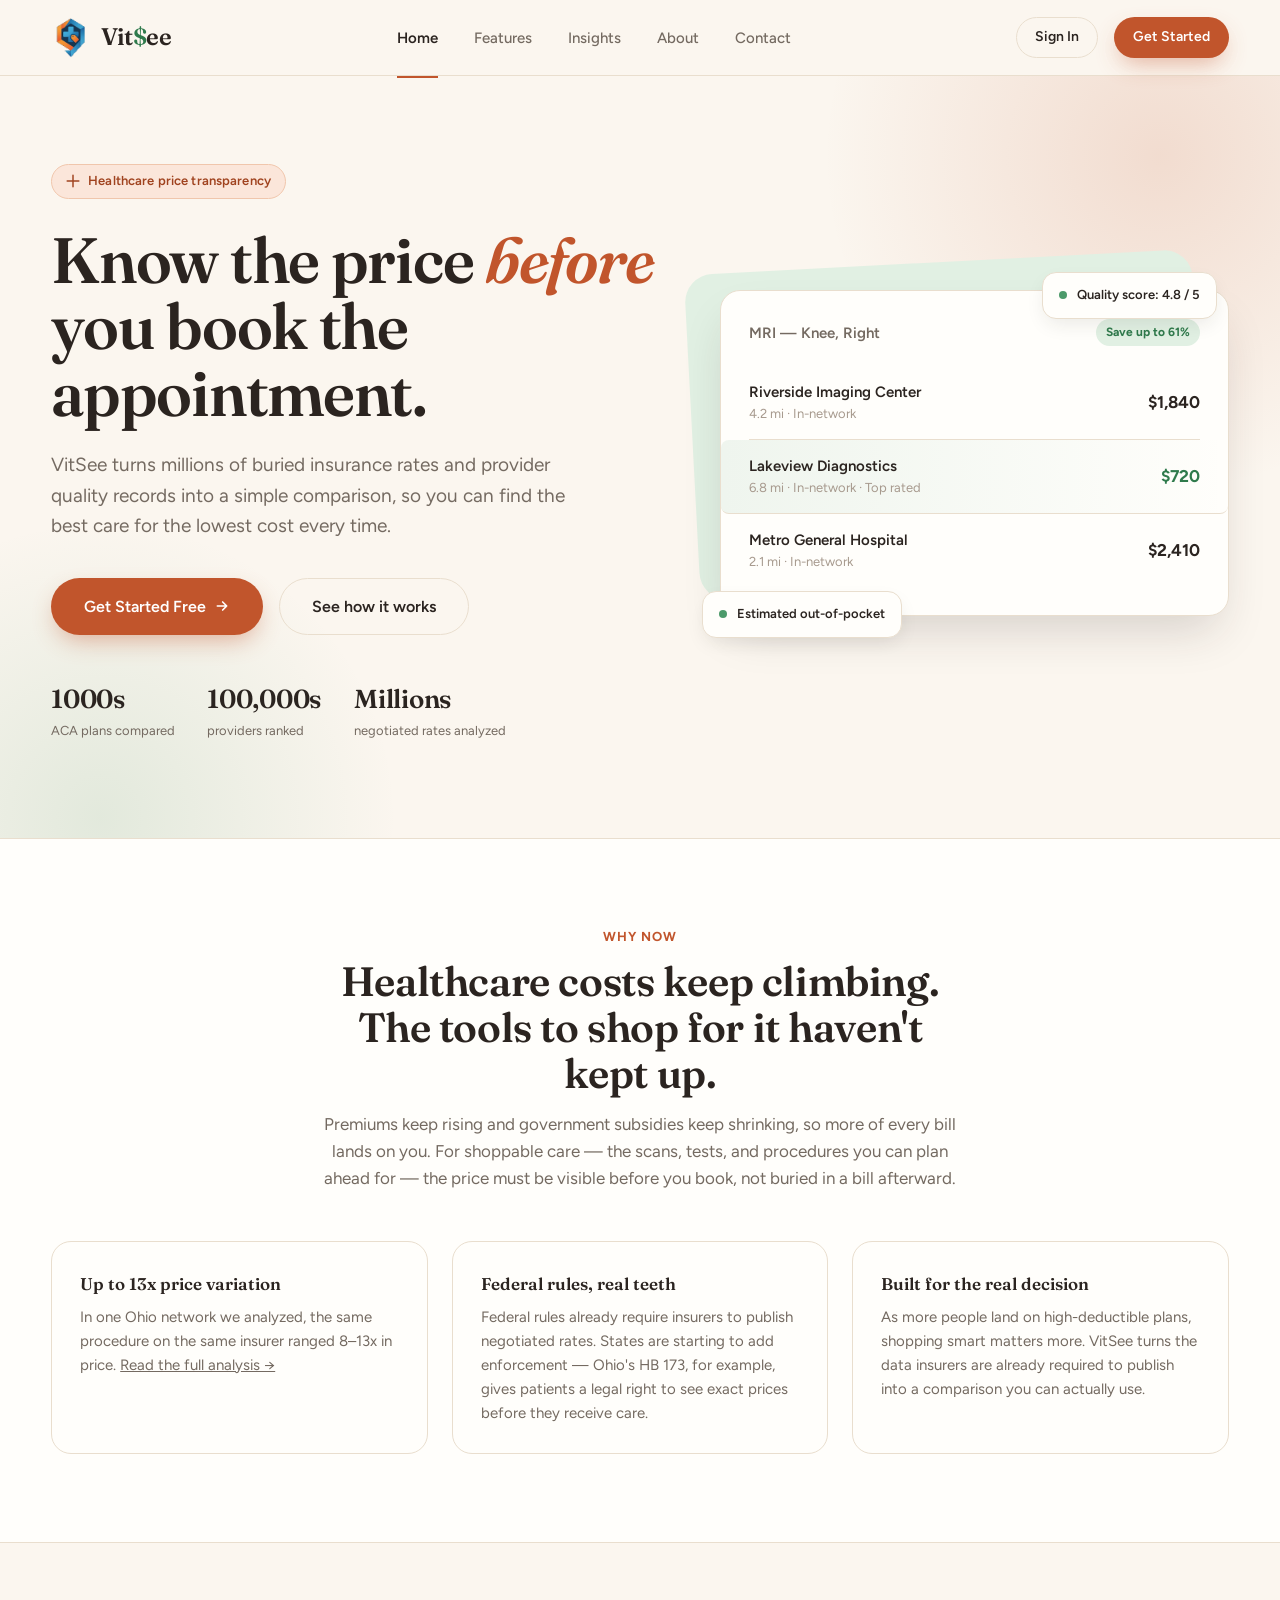
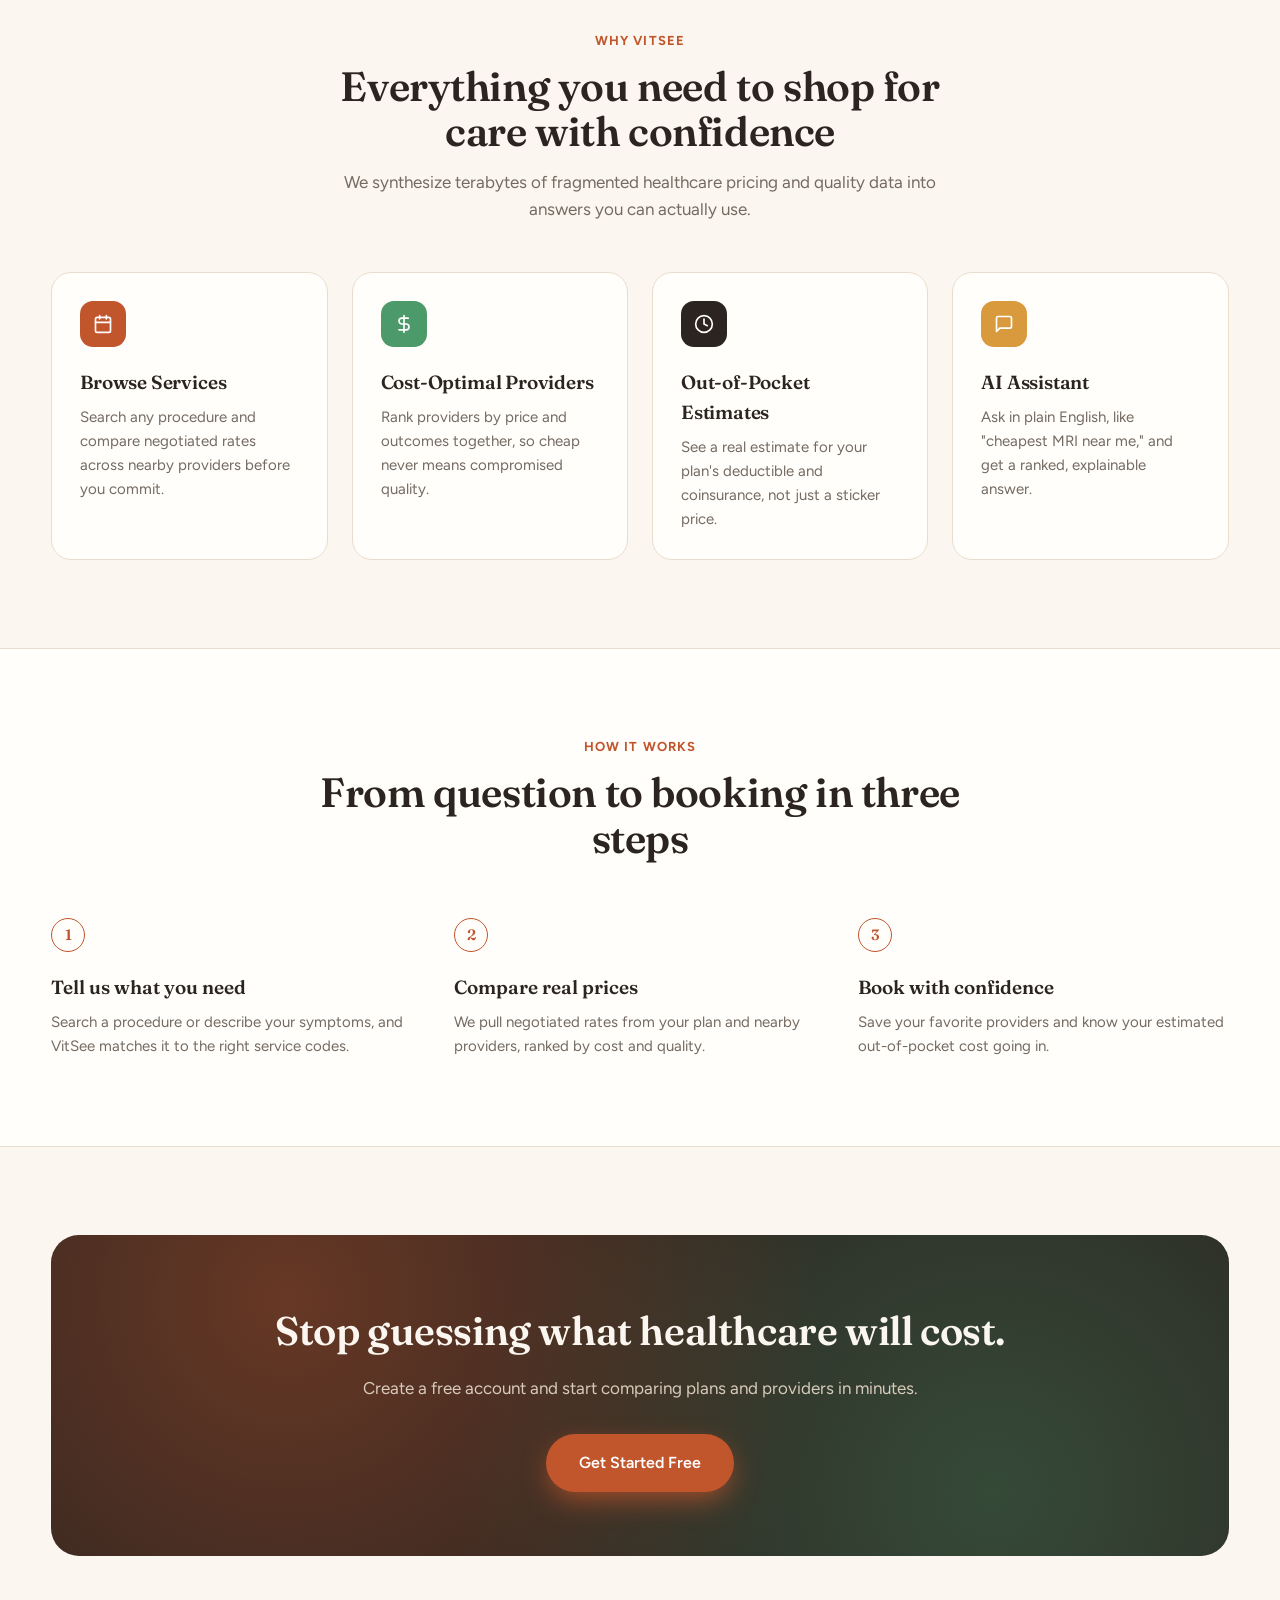
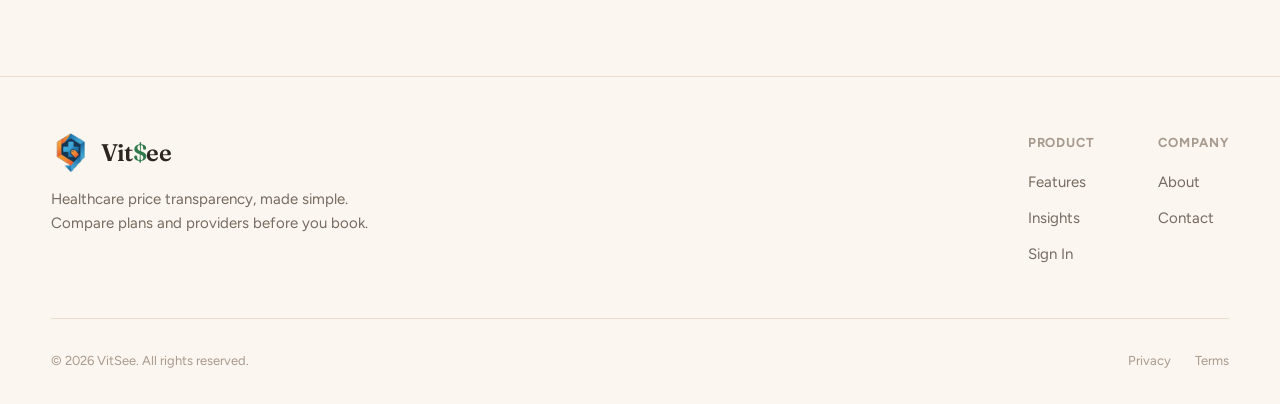
<file: index.html>
<!doctype html>
<html lang="en">
<head>
<meta charset="utf-8">
<title>VitSee — See the price before you book</title>
<meta name="description" content="VitSee compares ACA health plans and providers so you can find quality care at the lowest out-of-pocket cost, before you book.">
<meta name="viewport" content="width=device-width, initial-scale=1">
<link rel="icon" type="image/png" href="assets/vitsee-logo.png">
<link rel="preconnect" href="https://fonts.googleapis.com">
<link rel="preconnect" href="https://fonts.gstatic.com" crossorigin>
<link href="https://fonts.googleapis.com/css2?family=Fraunces:ital,wght@0,500;0,600;1,500;1,600&family=Figtree:wght@400;500;600;700;800&display=swap" rel="stylesheet">
<link rel="stylesheet" href="styles.css">
<!-- Google tag (gtag.js) -->
<script async src="https://www.googletagmanager.com/gtag/js?id=G-389RD2V3CB"></script>
<script>
  window.dataLayer = window.dataLayer || [];
  function gtag(){dataLayer.push(arguments);}
  gtag('js', new Date());

  gtag('config', 'G-389RD2V3CB');
</script>
</head>
<body>

<header class="site-header">
  <div class="wrap header-inner">
    <a href="index.html" class="brand">
      <img src="assets/vitsee-logo.png" alt="VitSee logo">
      <span class="brand-text">Vit<span class="brand-accent">$</span>ee</span>
    </a>
    <nav class="main-nav">
      <a href="index.html" class="active">Home</a>
      <a href="features.html">Features</a>
      <a href="insights.html">Insights</a>
      <a href="about.html">About</a>
      <a href="contact.html">Contact</a>
    </nav>
    <div class="header-actions">
      <a href="https://app.vitsee.com/login" class="btn btn-ghost btn-sm">Sign In</a>
      <a href="https://app.vitsee.com/login" class="btn btn-accent btn-sm">Get Started</a>
    </div>
    <button class="nav-toggle" aria-label="Toggle navigation" aria-expanded="false">
      <span></span><span></span><span></span>
    </button>
  </div>
</header>

<main>

  <!-- Hero -->
  <section class="hero">
    <div class="wrap hero-inner">
      <div>
        <span class="eyebrow">
          <svg width="14" height="14" viewBox="0 0 24 24" fill="none" stroke="currentColor" stroke-width="2.5" stroke-linecap="round" stroke-linejoin="round"><path d="M12 2v20M2 12h20"/></svg>
          Healthcare price transparency
        </span>
        <h1>Know the price <span class="accent">before</span> you book the appointment.</h1>
        <p class="hero-sub">VitSee turns millions of buried insurance rates and provider quality records into a simple comparison, so you can find the best care for the lowest cost every time.</p>
        <div class="hero-cta-row">
          <a href="https://app.vitsee.com/login" class="btn btn-accent btn-lg">
            Get Started Free
            <svg width="16" height="16" viewBox="0 0 24 24" fill="none" stroke="currentColor" stroke-width="2.5" stroke-linecap="round" stroke-linejoin="round"><path d="M5 12h14M13 6l6 6-6 6"/></svg>
          </a>
          <a href="features.html" class="btn btn-ghost btn-lg">See how it works</a>
        </div>
        <div class="hero-trust">
          <div>
            <strong>1000s</strong>
            <span>ACA plans compared</span>
          </div>
          <div>
            <strong>100,000s</strong>
            <span>providers ranked</span>
          </div>
          <div>
            <strong>Millions</strong>
            <span>negotiated rates analyzed</span>
          </div>
        </div>
      </div>

      <div class="hero-visual">
        <div class="floating-chip chip-1">
          <span class="chip-dot"></span> Quality score: 4.8 / 5
        </div>
        <div class="savings-card">
          <div class="savings-card-header">
            <h3>MRI — Knee, Right</h3>
            <span class="savings-pill">Save up to 61%</span>
          </div>
          <div class="compare-row">
            <div>
              <div class="compare-name">Riverside Imaging Center</div>
              <div class="compare-meta">4.2 mi · In-network</div>
            </div>
            <div class="compare-price">$1,840</div>
          </div>
          <div class="compare-row best">
            <div>
              <div class="compare-name">Lakeview Diagnostics</div>
              <div class="compare-meta">6.8 mi · In-network · Top rated</div>
            </div>
            <div class="compare-price">$720</div>
          </div>
          <div class="compare-row">
            <div>
              <div class="compare-name">Metro General Hospital</div>
              <div class="compare-meta">2.1 mi · In-network</div>
            </div>
            <div class="compare-price">$2,410</div>
          </div>
        </div>
        <div class="floating-chip chip-2">
          <span class="chip-dot"></span> Estimated out-of-pocket
        </div>
      </div>
    </div>
  </section>

  <!-- Why now section (NEW) -->
  <section style="background: var(--surface-color); border-top: 1px solid var(--border-color); border-bottom: 1px solid var(--border-color);">
    <div class="wrap">
      <div class="section-head center reveal">
        <span class="section-label">Why now</span>
        <h2>Healthcare costs keep climbing. The tools to shop for it haven't kept up.</h2>
        <p>Premiums keep rising and government subsidies keep shrinking, so more of every bill lands on you. For shoppable care &mdash; the scans, tests, and procedures you can plan ahead for &mdash; the price must be visible before you book, not buried in a bill afterward.</p>
      </div>
      <div class="value-grid reveal">
        <div class="value-card">
          <h4>Up to 13x price variation</h4>
          <p>In one Ohio network we analyzed, the same procedure on the same insurer ranged 8&ndash;13x in price. <a href="insights.html">Read the full analysis &rarr;</a></p>
        </div>
        <div class="value-card">
          <h4>Federal rules, real teeth</h4>
          <p>Federal rules already require insurers to publish negotiated rates. States are starting to add enforcement &mdash; Ohio's HB 173, for example, gives patients a legal right to see exact prices before they receive care.</p>
        </div>
        <div class="value-card">
          <h4>Built for the real decision</h4>
          <p>As more people land on high-deductible plans, shopping smart matters more. VitSee turns the data insurers are already required to publish into a comparison you can actually use.</p>
        </div>
      </div>
    </div>
  </section>

  <!-- Feature highlights -->
  <section id="features">
    <div class="wrap">
      <div class="section-head center reveal">
        <span class="section-label">Why VitSee</span>
        <h2>Everything you need to shop for care with confidence</h2>
        <p>We synthesize terabytes of fragmented healthcare pricing and quality data into answers you can actually use.</p>
      </div>

      <div class="feature-grid">
        <div class="feature-card reveal">
          <div class="feature-icon blue">
            <svg width="20" height="20" viewBox="0 0 24 24" fill="none" stroke="currentColor" stroke-width="2" stroke-linecap="round" stroke-linejoin="round"><rect x="3" y="4" width="18" height="18" rx="2"/><path d="M16 2v4M8 2v4M3 10h18"/></svg>
          </div>
          <h3>Browse Services</h3>
          <p>Search any procedure and compare negotiated rates across nearby providers before you commit.</p>
        </div>
        <div class="feature-card reveal">
          <div class="feature-icon green">
            <svg width="20" height="20" viewBox="0 0 24 24" fill="none" stroke="currentColor" stroke-width="2" stroke-linecap="round" stroke-linejoin="round"><path d="M12 2v20M17 5H9.5a3.5 3.5 0 0 0 0 7h5a3.5 3.5 0 0 1 0 7H6"/></svg>
          </div>
          <h3>Cost-Optimal Providers</h3>
          <p>Rank providers by price and outcomes together, so cheap never means compromised quality.</p>
        </div>
        <div class="feature-card reveal">
          <div class="feature-icon dark">
            <svg width="20" height="20" viewBox="0 0 24 24" fill="none" stroke="currentColor" stroke-width="2" stroke-linecap="round" stroke-linejoin="round"><circle cx="12" cy="12" r="10"/><path d="M12 6v6l4 2"/></svg>
          </div>
          <h3>Out-of-Pocket Estimates</h3>
          <p>See a real estimate for your plan's deductible and coinsurance, not just a sticker price.</p>
        </div>
        <div class="feature-card reveal">
          <div class="feature-icon amber">
            <svg width="20" height="20" viewBox="0 0 24 24" fill="none" stroke="currentColor" stroke-width="2" stroke-linecap="round" stroke-linejoin="round"><path d="M21 15a2 2 0 0 1-2 2H7l-4 4V5a2 2 0 0 1 2-2h14a2 2 0 0 1 2 2z"/></svg>
          </div>
          <h3>AI Assistant</h3>
          <p>Ask in plain English, like "cheapest MRI near me," and get a ranked, explainable answer.</p>
        </div>
      </div>
    </div>
  </section>

  <!-- How it works -->
  <section style="background: var(--surface-color); border-top: 1px solid var(--border-color); border-bottom: 1px solid var(--border-color);">
    <div class="wrap">
      <div class="section-head center reveal">
        <span class="section-label">How it works</span>
        <h2>From question to booking in three steps</h2>
      </div>
      <div class="steps">
        <div class="step reveal">
          <div class="step-number">1</div>
          <h3>Tell us what you need</h3>
          <p>Search a procedure or describe your symptoms, and VitSee matches it to the right service codes.</p>
        </div>
        <div class="step reveal">
          <div class="step-number">2</div>
          <h3>Compare real prices</h3>
          <p>We pull negotiated rates from your plan and nearby providers, ranked by cost and quality.</p>
        </div>
        <div class="step reveal">
          <div class="step-number">3</div>
          <h3>Book with confidence</h3>
          <p>Save your favorite providers and know your estimated out-of-pocket cost going in.</p>
        </div>
      </div>
    </div>
  </section>

  <!-- Closing CTA -->
  <section>
    <div class="wrap">
      <div class="cta-banner reveal">
        <h2>Stop guessing what healthcare will cost.</h2>
        <p>Create a free account and start comparing plans and providers in minutes.</p>
        <a href="https://app.vitsee.com/login" class="btn btn-accent btn-lg">Get Started Free</a>
      </div>
    </div>
  </section>

</main>

<footer class="site-footer">
  <div class="wrap">
    <div class="footer-top">
      <div class="footer-brand">
        <a href="index.html" class="brand">
          <img src="assets/vitsee-logo.png" alt="VitSee logo">
          <span class="brand-text">Vit<span class="brand-accent">$</span>ee</span>
        </a>
        <p>Healthcare price transparency, made simple. Compare plans and providers before you book.</p>
      </div>
      <div class="footer-cols">
        <div class="footer-col">
          <h5>Product</h5>
          <a href="features.html">Features</a>
          <a href="insights.html">Insights</a>
          <a href="https://app.vitsee.com/login">Sign In</a>
        </div>
        <div class="footer-col">
          <h5>Company</h5>
          <a href="about.html">About</a>
          <a href="contact.html">Contact</a>
        </div>
      </div>
    </div>
    <div class="footer-bottom">
      <span>&copy; 2026 VitSee. All rights reserved.</span>
      <div class="footer-bottom-links">
        <a href="contact.html">Privacy</a>
        <a href="contact.html">Terms</a>
      </div>
    </div>
  </div>
</footer>

<script src="script.js"></script>
</body>
</html>
</file>
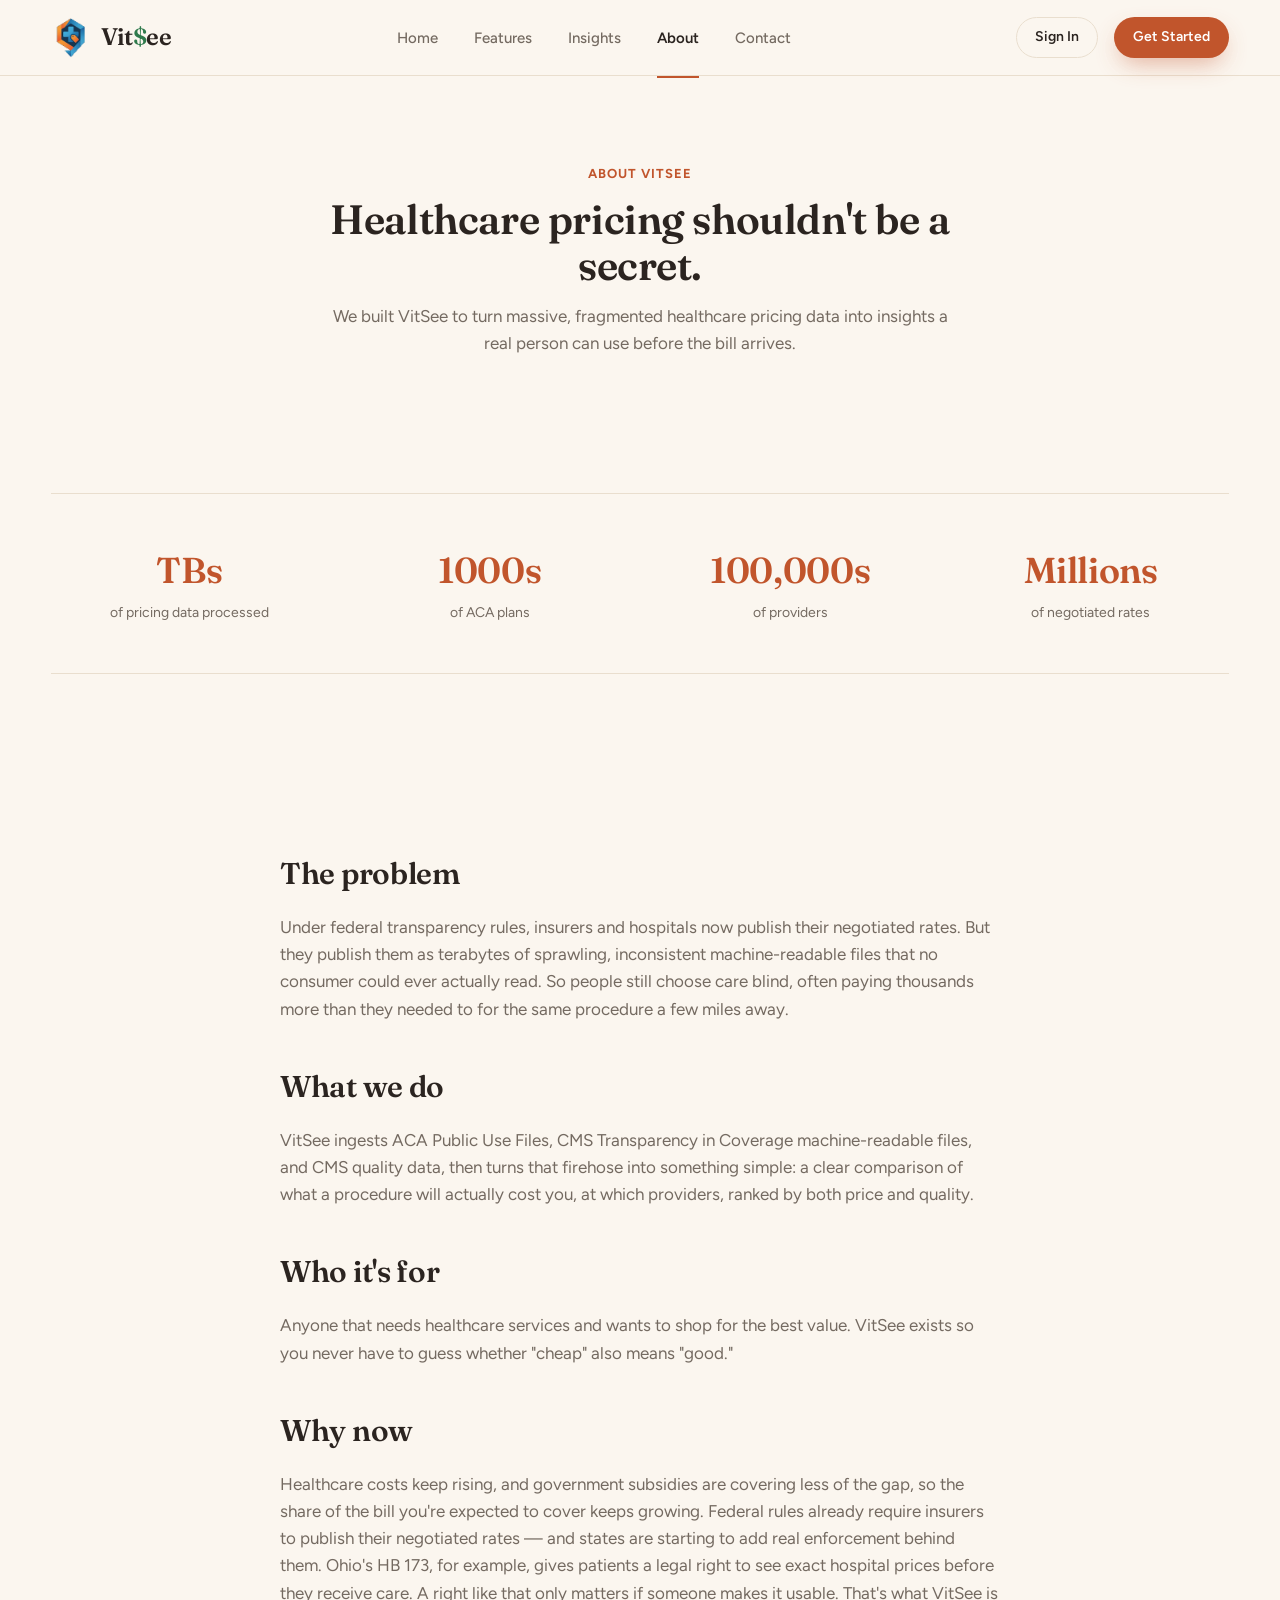
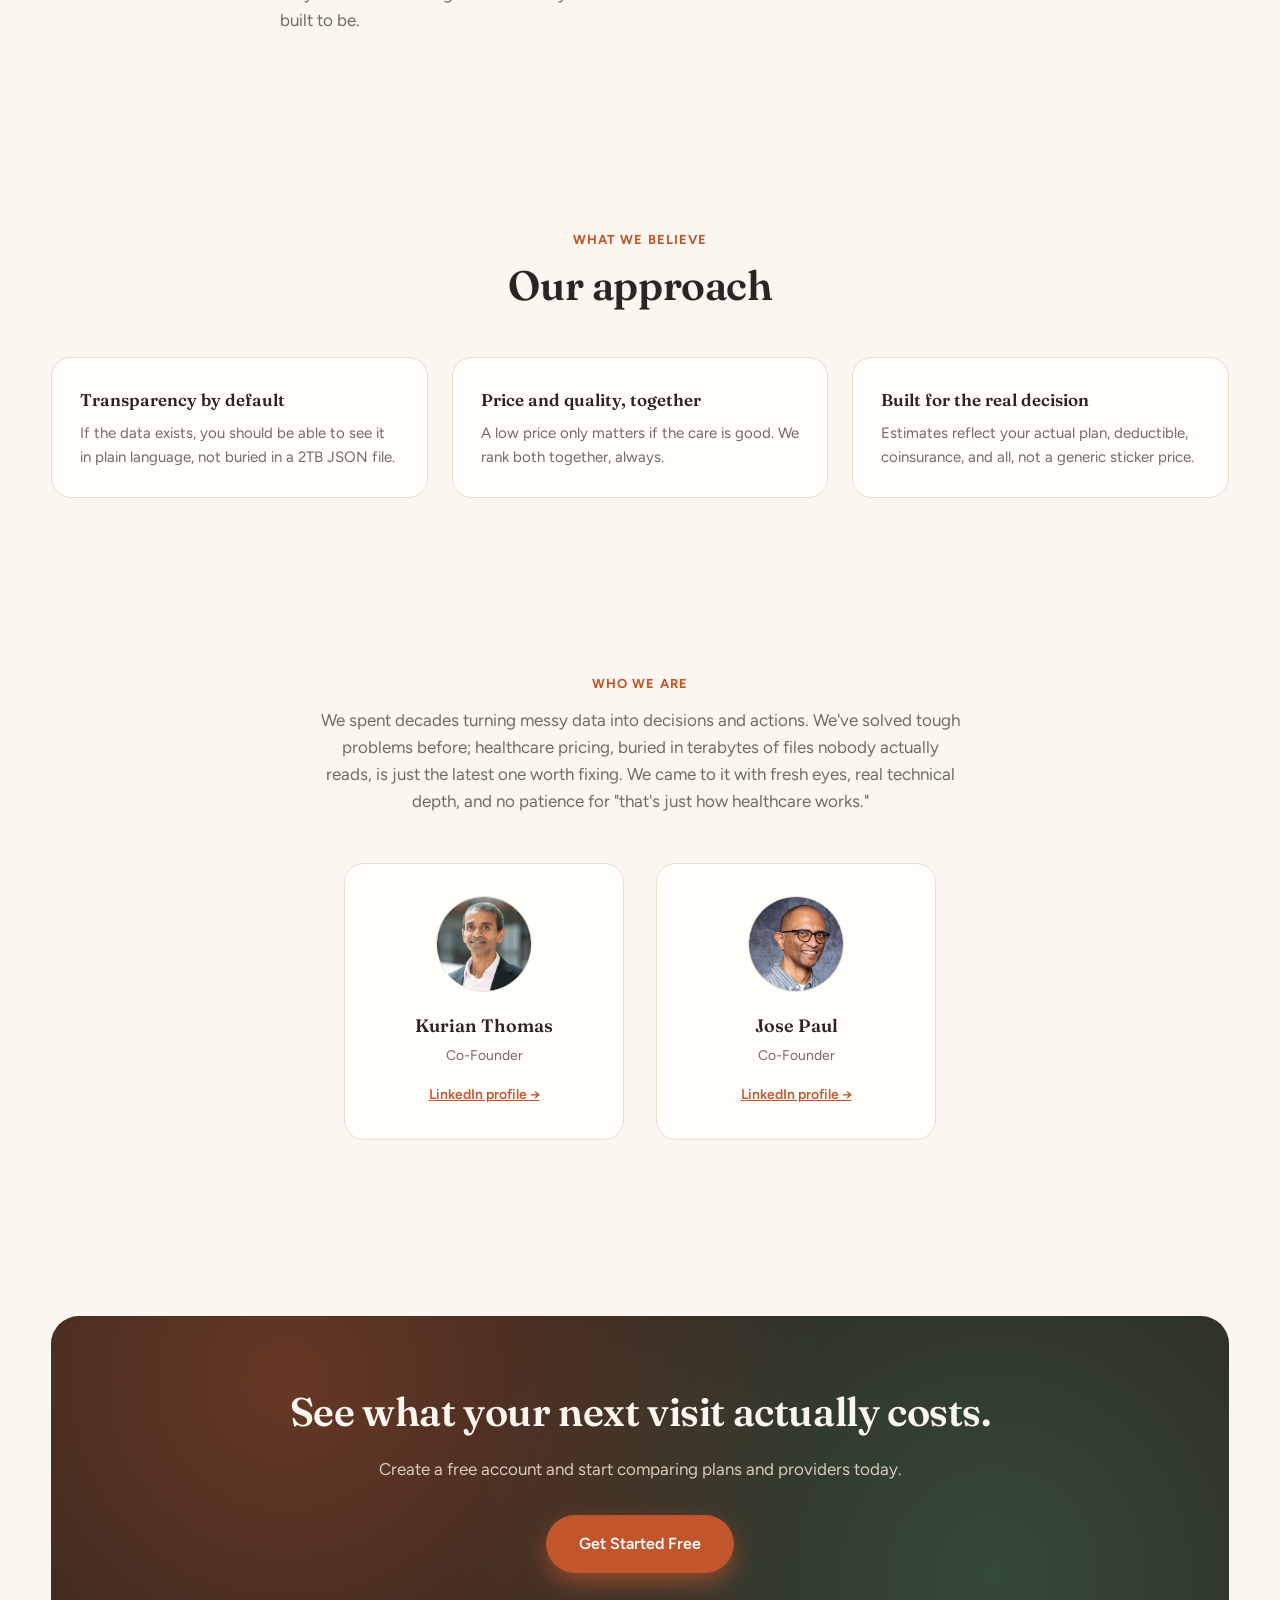
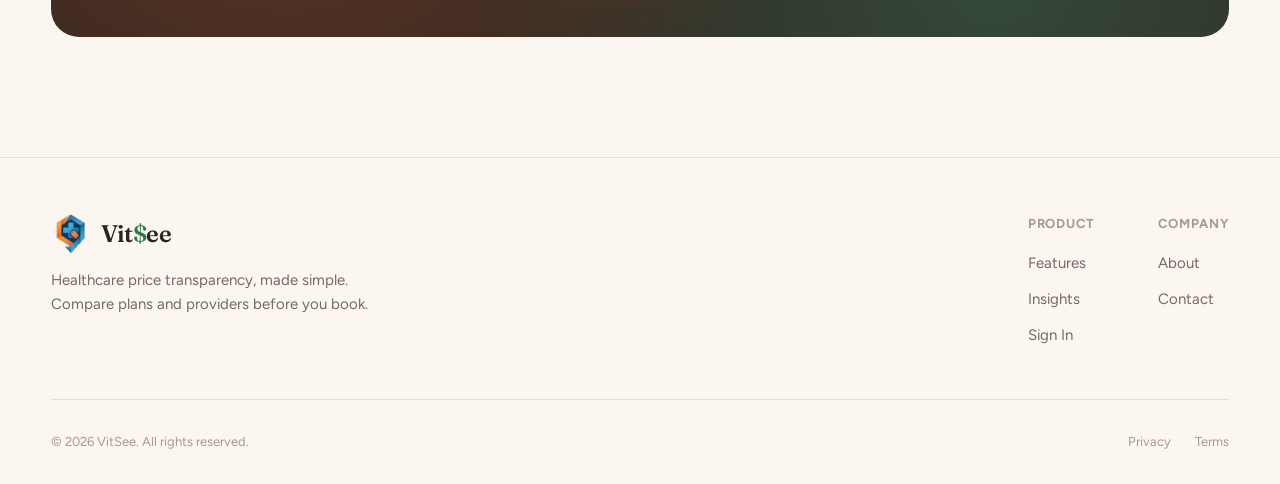
<file: about.html>
<!doctype html>
<html lang="en">
<head>
<meta charset="utf-8">
<title>About — VitSee</title>
<meta name="description" content="VitSee's mission is to make healthcare pricing transparent by synthesizing terabytes of fragmented public data into consumer-friendly comparisons.">
<meta name="viewport" content="width=device-width, initial-scale=1">
<link rel="icon" type="image/png" href="assets/vitsee-logo.png">
<link rel="preconnect" href="https://fonts.googleapis.com">
<link rel="preconnect" href="https://fonts.gstatic.com" crossorigin>
<link href="https://fonts.googleapis.com/css2?family=Fraunces:ital,wght@0,500;0,600;1,500;1,600&family=Figtree:wght@400;500;600;700;800&display=swap" rel="stylesheet">
<link rel="stylesheet" href="styles.css">
<!-- Google tag (gtag.js) -->
<script async src="https://www.googletagmanager.com/gtag/js?id=G-389RD2V3CB"></script>
<script>
  window.dataLayer = window.dataLayer || [];
  function gtag(){dataLayer.push(arguments);}
  gtag('js', new Date());

  gtag('config', 'G-389RD2V3CB');
</script>
</head>
<body>

<header class="site-header">
  <div class="wrap header-inner">
    <a href="index.html" class="brand">
      <img src="assets/vitsee-logo.png" alt="VitSee logo">
      <span class="brand-text">Vit<span class="brand-accent">$</span>ee</span>
    </a>
    <nav class="main-nav">
      <a href="index.html">Home</a>
      <a href="features.html">Features</a>
      <a href="insights.html">Insights</a>
      <a href="about.html" class="active">About</a>
      <a href="contact.html">Contact</a>
    </nav>
    <div class="header-actions">
      <a href="https://app.vitsee.com/login" class="btn btn-ghost btn-sm">Sign In</a>
      <a href="https://app.vitsee.com/login" class="btn btn-accent btn-sm">Get Started</a>
    </div>
    <button class="nav-toggle" aria-label="Toggle navigation" aria-expanded="false">
      <span></span><span></span><span></span>
    </button>
  </div>
</header>

<main>

  <section style="padding-bottom: 0;">
    <div class="wrap">
      <div class="section-head center reveal">
        <span class="section-label">About VitSee</span>
        <h2>Healthcare pricing shouldn't be a secret.</h2>
        <p>We built VitSee to turn massive, fragmented healthcare pricing data into insights a real person can use before the bill arrives.</p>
      </div>
    </div>
  </section>

  <section>
    <div class="wrap">
      <div class="stat-strip reveal">
        <div>
          <strong>TBs</strong>
          <span>of pricing data processed</span>
        </div>
        <div>
          <strong>1000s</strong>
          <span>of ACA plans</span>
        </div>
        <div>
          <strong>100,000s</strong>
          <span>of providers</span>
        </div>
        <div>
          <strong>Millions</strong>
          <span>of negotiated rates</span>
        </div>
      </div>
    </div>
  </section>

  <section>
    <div class="wrap prose reveal">
      <h2>The problem</h2>
      <p>Under federal transparency rules, insurers and hospitals now publish their negotiated rates. But they publish them as terabytes of sprawling, inconsistent machine-readable files that no consumer could ever actually read. So people still choose care blind, often paying thousands more than they needed to for the same procedure a few miles away.</p>

      <h2>What we do</h2>
      <p>VitSee ingests ACA Public Use Files, CMS Transparency in Coverage machine-readable files, and CMS quality data, then turns that firehose into something simple: a clear comparison of what a procedure will actually cost you, at which providers, ranked by both price and quality.</p>

      <h2>Who it's for</h2>
      <p>Anyone that needs healthcare services and wants to shop for the best value. VitSee exists so you never have to guess whether "cheap" also means "good."</p>

      <h2>Why now</h2>
      <p>Healthcare costs keep rising, and government subsidies are covering less of the gap, so the share of the bill you're expected to cover keeps growing. Federal rules already require insurers to publish their negotiated rates &mdash; and states are starting to add real enforcement behind them. Ohio's HB 173, for example, gives patients a legal right to see exact hospital prices before they receive care. A right like that only matters if someone makes it usable. That's what VitSee is built to be.</p>
    </div>
  </section>

  <section>
    <div class="wrap">
      <div class="section-head center reveal">
        <span class="section-label">What we believe</span>
        <h2>Our approach</h2>
      </div>
      <div class="value-grid reveal">
        <div class="value-card">
          <h4>Transparency by default</h4>
          <p>If the data exists, you should be able to see it in plain language, not buried in a 2TB JSON file.</p>
        </div>
        <div class="value-card">
          <h4>Price and quality, together</h4>
          <p>A low price only matters if the care is good. We rank both together, always.</p>
        </div>
        <div class="value-card">
          <h4>Built for the real decision</h4>
          <p>Estimates reflect your actual plan, deductible, coinsurance, and all, not a generic sticker price.</p>
        </div>
      </div>
    </div>
  </section>

  <section>
    <div class="wrap">
      <div class="section-head center reveal">
        <span class="section-label">Who we are</span>
        <p>We spent decades turning messy data into decisions and actions. We've solved tough problems before; healthcare pricing, buried in terabytes of files nobody actually reads, is just the latest one worth fixing. We came to it with fresh eyes, real technical depth, and no patience for "that's just how healthcare works."</p>
      </div>
      <div class="founder-grid reveal">
        <div class="founder-card">
          <img class="founder-photo" src="assets/kurian-thomas.jpg" alt="Kurian Thomas">
          <h4>Kurian Thomas</h4>
          <span class="founder-role">Co-Founder</span>
          <a href="https://www.linkedin.com/in/kurianthomas-saas-bigdata/" class="founder-linkedin" target="_blank" rel="noopener">LinkedIn profile &rarr;</a>
        </div>
        <div class="founder-card">
          <img class="founder-photo" src="assets/jose-paul.jpg" alt="Jose Paul">
          <h4>Jose Paul</h4>
          <span class="founder-role">Co-Founder</span>
          <a href="https://www.linkedin.com/in/josekpaul/" class="founder-linkedin" target="_blank" rel="noopener">LinkedIn profile &rarr;</a>
        </div>
      </div>
    </div>
  </section>

  <section>
    <div class="wrap">
      <div class="cta-banner reveal">
        <h2>See what your next visit actually costs.</h2>
        <p>Create a free account and start comparing plans and providers today.</p>
        <a href="https://app.vitsee.com/login" class="btn btn-accent btn-lg">Get Started Free</a>
      </div>
    </div>
  </section>

</main>

<footer class="site-footer">
  <div class="wrap">
    <div class="footer-top">
      <div class="footer-brand">
        <a href="index.html" class="brand">
          <img src="assets/vitsee-logo.png" alt="VitSee logo">
          <span class="brand-text">Vit<span class="brand-accent">$</span>ee</span>
        </a>
        <p>Healthcare price transparency, made simple. Compare plans and providers before you book.</p>
      </div>
      <div class="footer-cols">
        <div class="footer-col">
          <h5>Product</h5>
          <a href="features.html">Features</a>
          <a href="insights.html">Insights</a>
          <a href="https://app.vitsee.com/login">Sign In</a>
        </div>
        <div class="footer-col">
          <h5>Company</h5>
          <a href="about.html">About</a>
          <a href="contact.html">Contact</a>
        </div>
      </div>
    </div>
    <div class="footer-bottom">
      <span>&copy; 2026 VitSee. All rights reserved.</span>
      <div class="footer-bottom-links">
        <a href="contact.html">Privacy</a>
        <a href="contact.html">Terms</a>
      </div>
    </div>
  </div>
</footer>

<script src="script.js"></script>
</body>
</html>
</file>
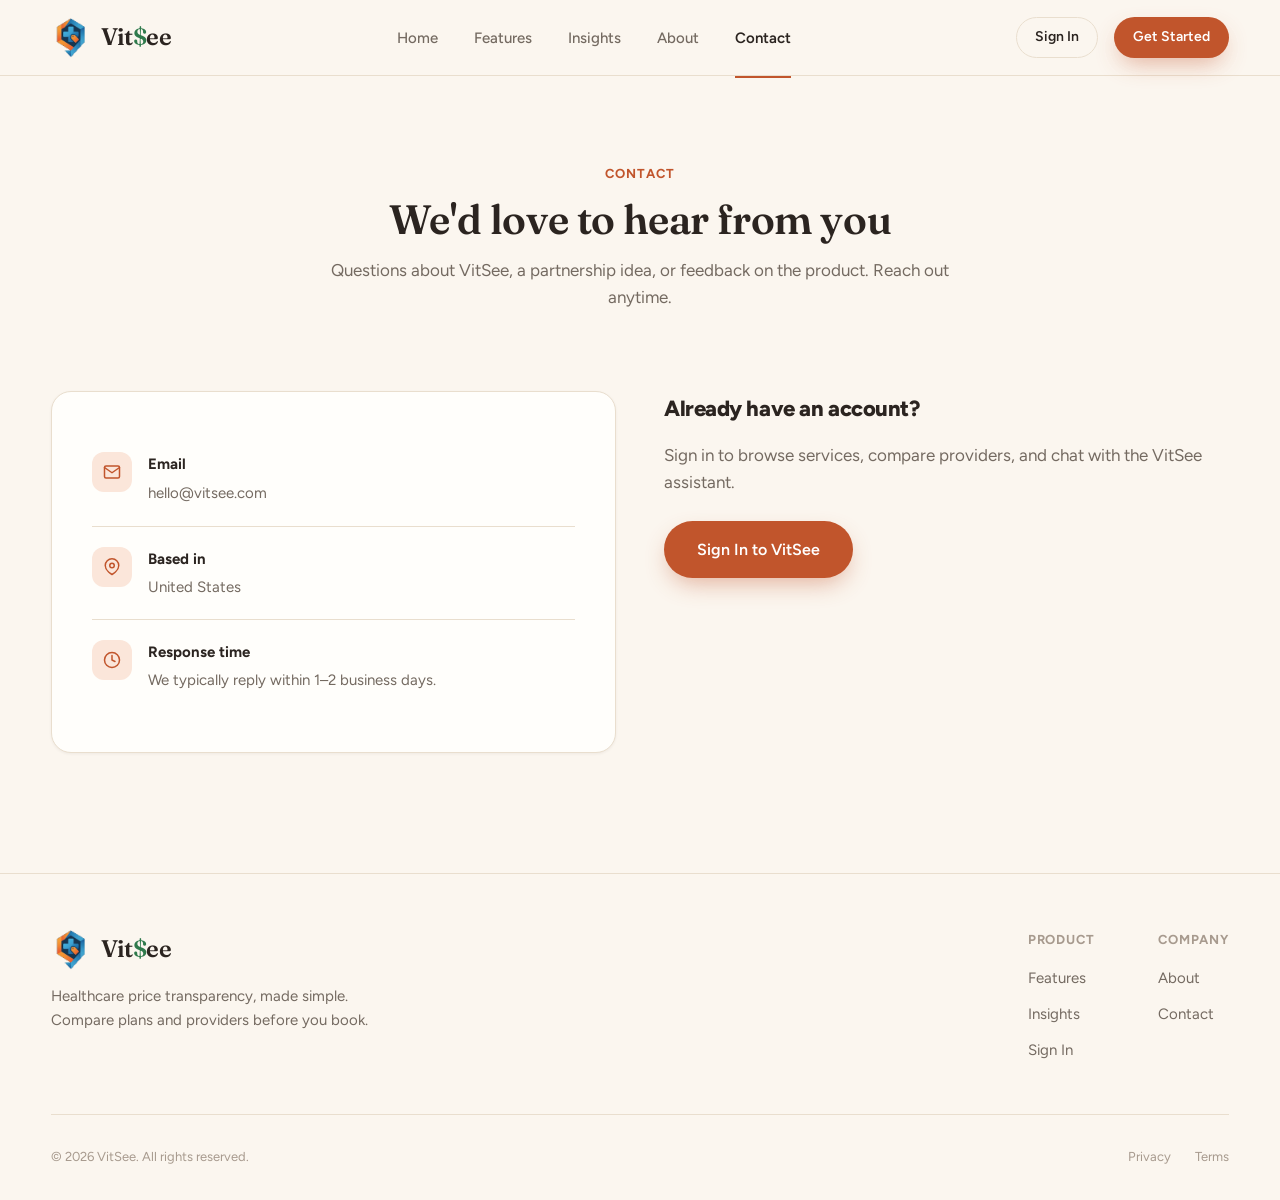
<file: contact.html>
<!doctype html>
<html lang="en">
<head>
<meta charset="utf-8">
<title>Contact — VitSee</title>
<meta name="description" content="Get in touch with the VitSee team.">
<meta name="viewport" content="width=device-width, initial-scale=1">
<link rel="icon" type="image/png" href="assets/vitsee-logo.png">
<link rel="preconnect" href="https://fonts.googleapis.com">
<link rel="preconnect" href="https://fonts.gstatic.com" crossorigin>
<link href="https://fonts.googleapis.com/css2?family=Fraunces:ital,wght@0,500;0,600;1,500;1,600&family=Figtree:wght@400;500;600;700;800&display=swap" rel="stylesheet">
<link rel="stylesheet" href="styles.css">
<!-- Google tag (gtag.js) -->
<script async src="https://www.googletagmanager.com/gtag/js?id=G-389RD2V3CB"></script>
<script>
  window.dataLayer = window.dataLayer || [];
  function gtag(){dataLayer.push(arguments);}
  gtag('js', new Date());

  gtag('config', 'G-389RD2V3CB');
</script>
</head>
<body>

<header class="site-header">
  <div class="wrap header-inner">
    <a href="index.html" class="brand">
      <img src="assets/vitsee-logo.png" alt="VitSee logo">
      <span class="brand-text">Vit<span class="brand-accent">$</span>ee</span>
    </a>
    <nav class="main-nav">
      <a href="index.html">Home</a>
      <a href="features.html">Features</a>
      <a href="insights.html">Insights</a>
      <a href="about.html">About</a>
      <a href="contact.html" class="active">Contact</a>
    </nav>
    <div class="header-actions">
      <a href="https://app.vitsee.com/login" class="btn btn-ghost btn-sm">Sign In</a>
      <a href="https://app.vitsee.com/login" class="btn btn-accent btn-sm">Get Started</a>
    </div>
    <button class="nav-toggle" aria-label="Toggle navigation" aria-expanded="false">
      <span></span><span></span><span></span>
    </button>
  </div>
</header>

<main>

  <section style="padding-bottom: 2rem;">
    <div class="wrap">
      <div class="section-head center reveal">
        <span class="section-label">Contact</span>
        <h2>We'd love to hear from you</h2>
        <p>Questions about VitSee, a partnership idea, or feedback on the product. Reach out anytime.</p>
      </div>
    </div>
  </section>

  <section style="padding-top: 0;">
    <div class="wrap contact-grid">

      <div class="contact-card reveal">
        <div class="contact-method">
          <div class="contact-icon">
            <svg width="18" height="18" viewBox="0 0 24 24" fill="none" stroke="currentColor" stroke-width="2" stroke-linecap="round" stroke-linejoin="round"><path d="M4 4h16v16H4z" opacity="0"/><path d="M22 6l-10 7L2 6"/><rect x="2" y="4" width="20" height="16" rx="2"/></svg>
          </div>
          <div>
            <h4>Email</h4>
            <a href="mailto:hello@vitsee.com">hello@vitsee.com</a>
          </div>
        </div>
        <div class="contact-method">
          <div class="contact-icon">
            <svg width="18" height="18" viewBox="0 0 24 24" fill="none" stroke="currentColor" stroke-width="2" stroke-linecap="round" stroke-linejoin="round"><path d="M21 10c0 7-9 12-9 12s-9-5-9-12a9 9 0 0 1 18 0z"/><circle cx="12" cy="10" r="3"/></svg>
          </div>
          <div>
            <h4>Based in</h4>
            <p>United States</p>
          </div>
        </div>
        <div class="contact-method">
          <div class="contact-icon">
            <svg width="18" height="18" viewBox="0 0 24 24" fill="none" stroke="currentColor" stroke-width="2" stroke-linecap="round" stroke-linejoin="round"><circle cx="12" cy="12" r="10"/><path d="M12 6v6l4 2"/></svg>
          </div>
          <div>
            <h4>Response time</h4>
            <p>We typically reply within 1–2 business days.</p>
          </div>
        </div>
      </div>

      <div class="reveal">
        <h3 style="font-size:1.375rem; font-weight:800; letter-spacing:-0.02em; margin: 0 0 1rem;">Already have an account?</h3>
        <p style="color: var(--text-secondary); font-size: 1.0625rem; margin: 0 0 1.5rem;">Sign in to browse services, compare providers, and chat with the VitSee assistant.</p>
        <a href="https://app.vitsee.com/login" class="btn btn-accent btn-lg">Sign In to VitSee</a>
      </div>

    </div>
  </section>

</main>

<footer class="site-footer">
  <div class="wrap">
    <div class="footer-top">
      <div class="footer-brand">
        <a href="index.html" class="brand">
          <img src="assets/vitsee-logo.png" alt="VitSee logo">
          <span class="brand-text">Vit<span class="brand-accent">$</span>ee</span>
        </a>
        <p>Healthcare price transparency, made simple. Compare plans and providers before you book.</p>
      </div>
      <div class="footer-cols">
        <div class="footer-col">
          <h5>Product</h5>
          <a href="features.html">Features</a>
          <a href="insights.html">Insights</a>
          <a href="https://app.vitsee.com/login">Sign In</a>
        </div>
        <div class="footer-col">
          <h5>Company</h5>
          <a href="about.html">About</a>
          <a href="contact.html">Contact</a>
        </div>
      </div>
    </div>
    <div class="footer-bottom">
      <span>&copy; 2026 VitSee. All rights reserved.</span>
      <div class="footer-bottom-links">
        <a href="contact.html">Privacy</a>
        <a href="contact.html">Terms</a>
      </div>
    </div>
  </div>
</footer>

<script src="script.js"></script>
</body>
</html>
</file>
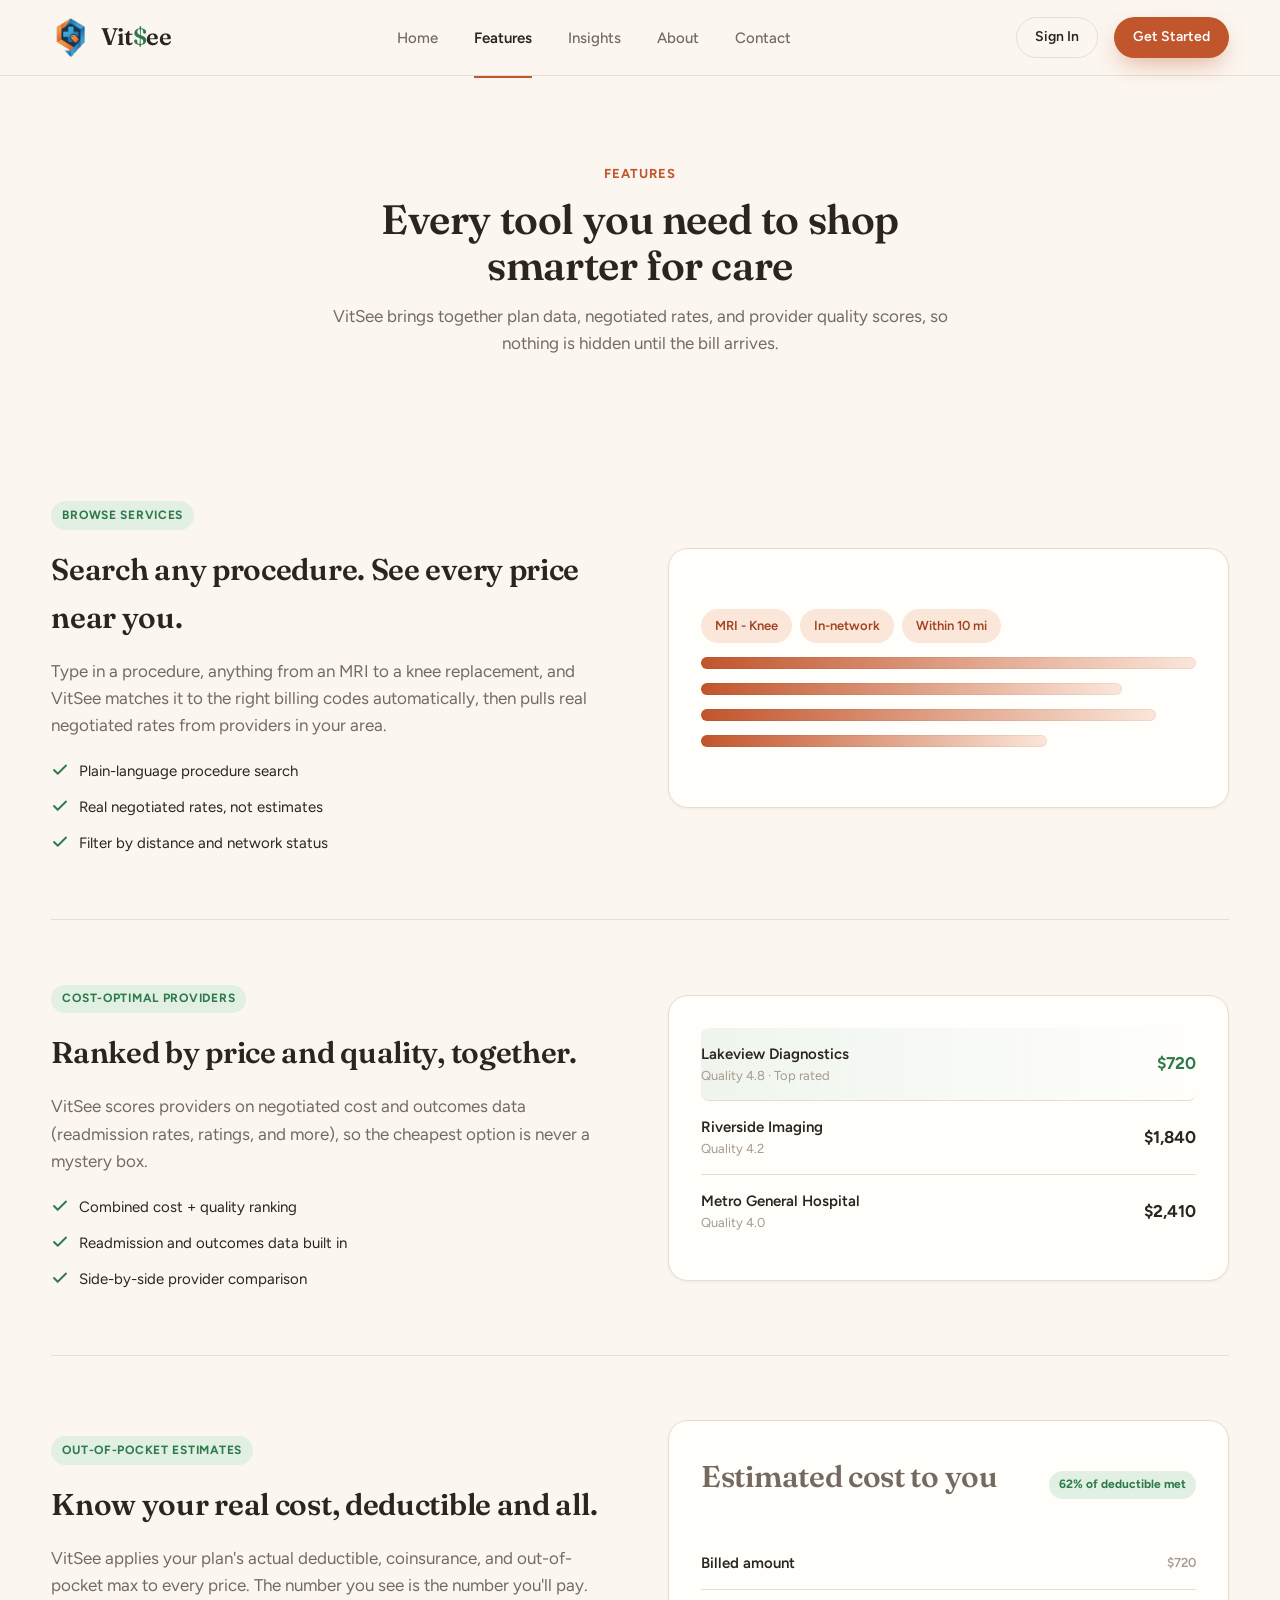
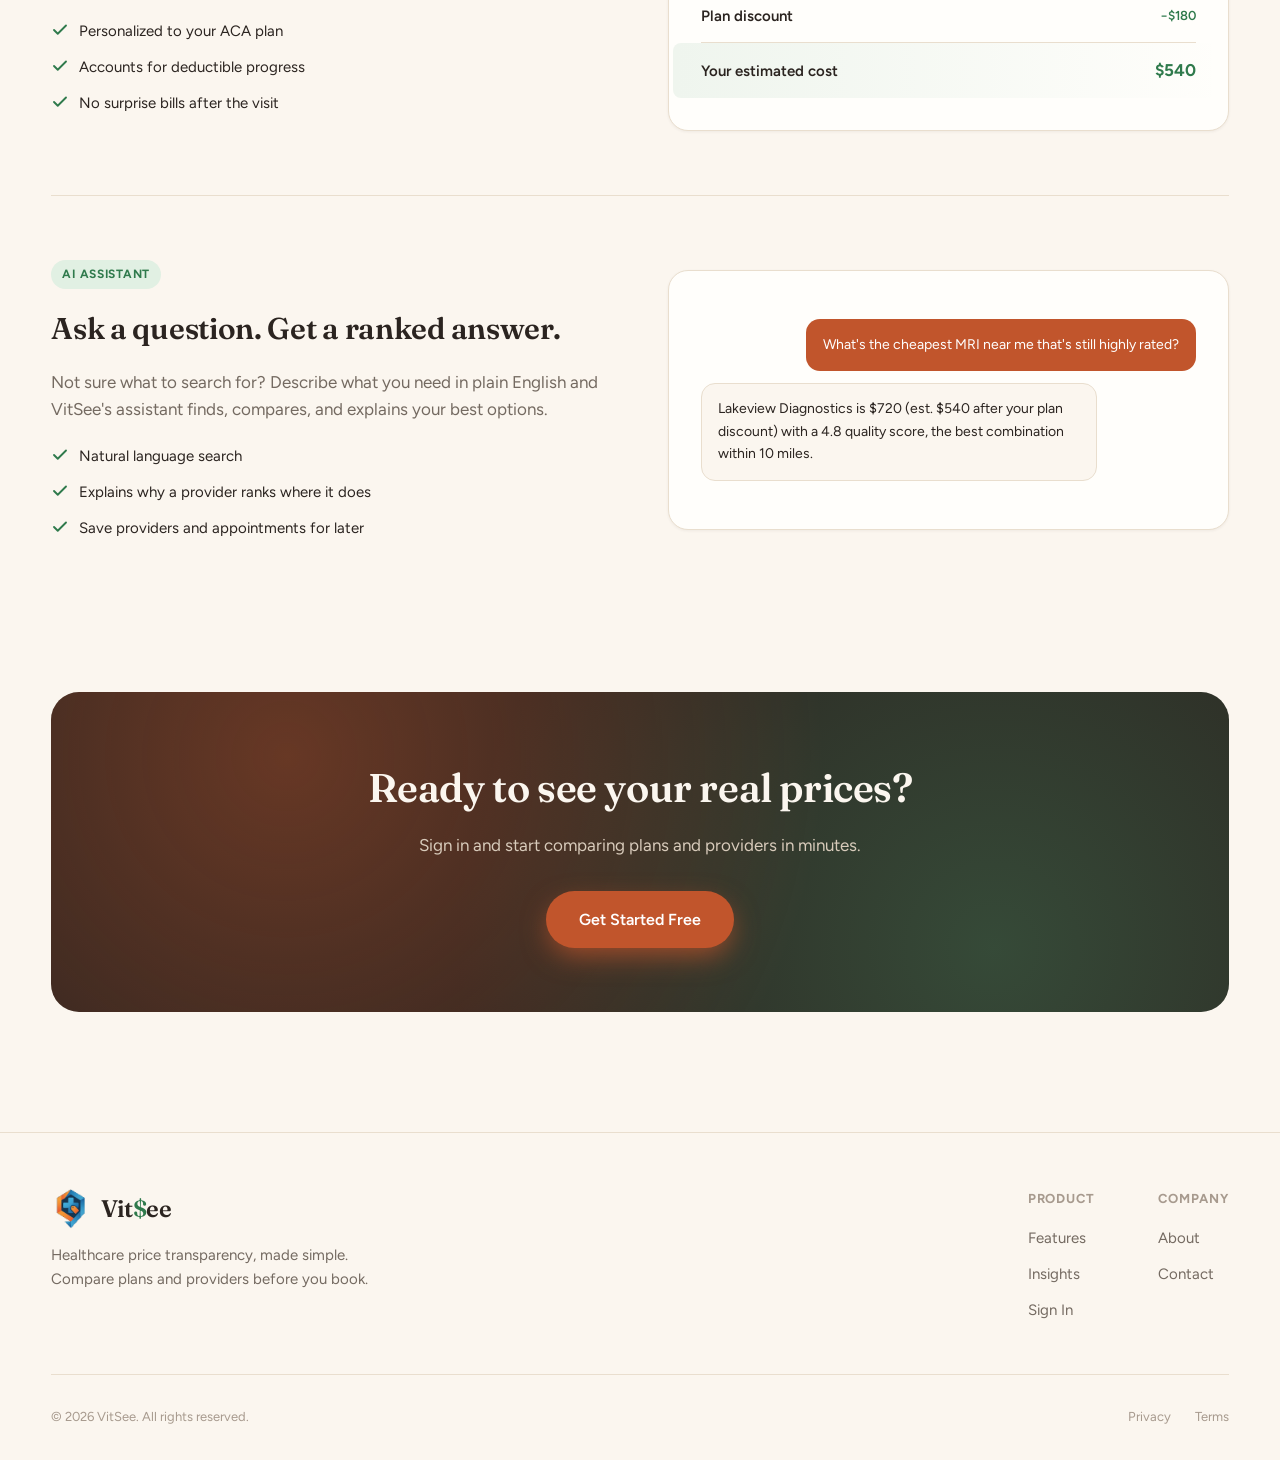
<file: features.html>
<!doctype html>
<html lang="en">
<head>
<meta charset="utf-8">
<title>Features — VitSee</title>
<meta name="description" content="Explore VitSee's tools for comparing ACA plans, ranking providers, estimating out-of-pocket costs, and getting AI-powered answers.">
<meta name="viewport" content="width=device-width, initial-scale=1">
<link rel="icon" type="image/png" href="assets/vitsee-logo.png">
<link rel="preconnect" href="https://fonts.googleapis.com">
<link rel="preconnect" href="https://fonts.gstatic.com" crossorigin>
<link href="https://fonts.googleapis.com/css2?family=Fraunces:ital,wght@0,500;0,600;1,500;1,600&family=Figtree:wght@400;500;600;700;800&display=swap" rel="stylesheet">
<link rel="stylesheet" href="styles.css">
<!-- Google tag (gtag.js) -->
<script async src="https://www.googletagmanager.com/gtag/js?id=G-389RD2V3CB"></script>
<script>
  window.dataLayer = window.dataLayer || [];
  function gtag(){dataLayer.push(arguments);}
  gtag('js', new Date());

  gtag('config', 'G-389RD2V3CB');
</script>
</head>
<body>

<header class="site-header">
  <div class="wrap header-inner">
    <a href="index.html" class="brand">
      <img src="assets/vitsee-logo.png" alt="VitSee logo">
      <span class="brand-text">Vit<span class="brand-accent">$</span>ee</span>
    </a>
    <nav class="main-nav">
      <a href="index.html">Home</a>
      <a href="features.html" class="active">Features</a>
      <a href="insights.html">Insights</a>
      <a href="about.html">About</a>
      <a href="contact.html">Contact</a>
    </nav>
    <div class="header-actions">
      <a href="https://app.vitsee.com/login" class="btn btn-ghost btn-sm">Sign In</a>
      <a href="https://app.vitsee.com/login" class="btn btn-accent btn-sm">Get Started</a>
    </div>
    <button class="nav-toggle" aria-label="Toggle navigation" aria-expanded="false">
      <span></span><span></span><span></span>
    </button>
  </div>
</header>

<main>

  <section style="padding-bottom: 2rem;">
    <div class="wrap">
      <div class="section-head center reveal">
        <span class="section-label">Features</span>
        <h2>Every tool you need to shop smarter for care</h2>
        <p>VitSee brings together plan data, negotiated rates, and provider quality scores, so nothing is hidden until the bill arrives.</p>
      </div>
    </div>
  </section>

  <!-- Feature row 1: Browse Services -->
  <section style="padding-top: 0; padding-bottom: 0;">
    <div class="wrap">

      <div class="feature-row reveal">
        <div>
          <span class="feature-row-tag">Browse Services</span>
          <h3>Search any procedure. See every price near you.</h3>
          <p>Type in a procedure, anything from an MRI to a knee replacement, and VitSee matches it to the right billing codes automatically, then pulls real negotiated rates from providers in your area.</p>
          <ul>
            <li><svg width="18" height="18" viewBox="0 0 24 24" fill="none" stroke="currentColor" stroke-width="2.5" stroke-linecap="round" stroke-linejoin="round"><path d="M20 6L9 17l-5-5"/></svg> Plain-language procedure search</li>
            <li><svg width="18" height="18" viewBox="0 0 24 24" fill="none" stroke="currentColor" stroke-width="2.5" stroke-linecap="round" stroke-linejoin="round"><path d="M20 6L9 17l-5-5"/></svg> Real negotiated rates, not estimates</li>
            <li><svg width="18" height="18" viewBox="0 0 24 24" fill="none" stroke="currentColor" stroke-width="2.5" stroke-linecap="round" stroke-linejoin="round"><path d="M20 6L9 17l-5-5"/></svg> Filter by distance and network status</li>
          </ul>
        </div>
        <div class="feature-row-media">
          <div class="mock-list" style="width:100%;">
            <div class="mock-pill-row">
              <span class="mock-pill">MRI - Knee</span>
              <span class="mock-pill">In-network</span>
              <span class="mock-pill">Within 10 mi</span>
            </div>
            <div class="mock-bar" style="width: 100%;"></div>
            <div class="mock-bar" style="width: 85%;"></div>
            <div class="mock-bar" style="width: 92%;"></div>
            <div class="mock-bar" style="width: 70%;"></div>
          </div>
        </div>
      </div>

      <!-- Feature row 2: Cost-Optimal Providers -->
      <div class="feature-row reverse reveal">
        <div>
          <span class="feature-row-tag">Cost-Optimal Providers</span>
          <h3>Ranked by price and quality, together.</h3>
          <p>VitSee scores providers on negotiated cost and outcomes data (readmission rates, ratings, and more), so the cheapest option is never a mystery box.</p>
          <ul>
            <li><svg width="18" height="18" viewBox="0 0 24 24" fill="none" stroke="currentColor" stroke-width="2.5" stroke-linecap="round" stroke-linejoin="round"><path d="M20 6L9 17l-5-5"/></svg> Combined cost + quality ranking</li>
            <li><svg width="18" height="18" viewBox="0 0 24 24" fill="none" stroke="currentColor" stroke-width="2.5" stroke-linecap="round" stroke-linejoin="round"><path d="M20 6L9 17l-5-5"/></svg> Readmission and outcomes data built in</li>
            <li><svg width="18" height="18" viewBox="0 0 24 24" fill="none" stroke="currentColor" stroke-width="2.5" stroke-linecap="round" stroke-linejoin="round"><path d="M20 6L9 17l-5-5"/></svg> Side-by-side provider comparison</li>
          </ul>
        </div>
        <div class="feature-row-media">
          <div style="width:100%;">
            <div class="compare-row best" style="border-bottom:1px solid var(--border-color); margin:0; padding: 0.875rem 0;">
              <div>
                <div class="compare-name">Lakeview Diagnostics</div>
                <div class="compare-meta">Quality 4.8 · Top rated</div>
              </div>
              <div class="compare-price">$720</div>
            </div>
            <div class="compare-row" style="padding: 0.875rem 0;">
              <div>
                <div class="compare-name">Riverside Imaging</div>
                <div class="compare-meta">Quality 4.2</div>
              </div>
              <div class="compare-price">$1,840</div>
            </div>
            <div class="compare-row" style="padding: 0.875rem 0; border-bottom:none;">
              <div>
                <div class="compare-name">Metro General Hospital</div>
                <div class="compare-meta">Quality 4.0</div>
              </div>
              <div class="compare-price">$2,410</div>
            </div>
          </div>
        </div>
      </div>

      <!-- Feature row 3: Out-of-Pocket Estimates -->
      <div class="feature-row reveal">
        <div>
          <span class="feature-row-tag">Out-of-Pocket Estimates</span>
          <h3>Know your real cost, deductible and all.</h3>
          <p>VitSee applies your plan's actual deductible, coinsurance, and out-of-pocket max to every price. The number you see is the number you'll pay.</p>
          <ul>
            <li><svg width="18" height="18" viewBox="0 0 24 24" fill="none" stroke="currentColor" stroke-width="2.5" stroke-linecap="round" stroke-linejoin="round"><path d="M20 6L9 17l-5-5"/></svg> Personalized to your ACA plan</li>
            <li><svg width="18" height="18" viewBox="0 0 24 24" fill="none" stroke="currentColor" stroke-width="2.5" stroke-linecap="round" stroke-linejoin="round"><path d="M20 6L9 17l-5-5"/></svg> Accounts for deductible progress</li>
            <li><svg width="18" height="18" viewBox="0 0 24 24" fill="none" stroke="currentColor" stroke-width="2.5" stroke-linecap="round" stroke-linejoin="round"><path d="M20 6L9 17l-5-5"/></svg> No surprise bills after the visit</li>
          </ul>
        </div>
        <div class="feature-row-media">
          <div class="savings-card" style="border:none; box-shadow:none; padding:0; width:100%;">
            <div class="savings-card-header">
              <h3>Estimated cost to you</h3>
              <span class="savings-pill">62% of deductible met</span>
            </div>
            <div class="compare-row">
              <div class="compare-name">Billed amount</div>
              <div class="compare-meta" style="font-weight:600;">$720</div>
            </div>
            <div class="compare-row">
              <div class="compare-name">Plan discount</div>
              <div class="compare-meta" style="font-weight:600; color: var(--accent-green-dark);">&minus;$180</div>
            </div>
            <div class="compare-row best">
              <div class="compare-name">Your estimated cost</div>
              <div class="compare-price">$540</div>
            </div>
          </div>
        </div>
      </div>

      <!-- Feature row 4: AI Assistant -->
      <div class="feature-row reverse reveal">
        <div>
          <span class="feature-row-tag">AI Assistant</span>
          <h3>Ask a question. Get a ranked answer.</h3>
          <p>Not sure what to search for? Describe what you need in plain English and VitSee's assistant finds, compares, and explains your best options.</p>
          <ul>
            <li><svg width="18" height="18" viewBox="0 0 24 24" fill="none" stroke="currentColor" stroke-width="2.5" stroke-linecap="round" stroke-linejoin="round"><path d="M20 6L9 17l-5-5"/></svg> Natural language search</li>
            <li><svg width="18" height="18" viewBox="0 0 24 24" fill="none" stroke="currentColor" stroke-width="2.5" stroke-linecap="round" stroke-linejoin="round"><path d="M20 6L9 17l-5-5"/></svg> Explains why a provider ranks where it does</li>
            <li><svg width="18" height="18" viewBox="0 0 24 24" fill="none" stroke="currentColor" stroke-width="2.5" stroke-linecap="round" stroke-linejoin="round"><path d="M20 6L9 17l-5-5"/></svg> Save providers and appointments for later</li>
          </ul>
        </div>
        <div class="feature-row-media">
          <div style="display:flex; flex-direction:column; gap:0.75rem; width:100%;">
            <div class="mock-chat-bubble user">What's the cheapest MRI near me that's still highly rated?</div>
            <div class="mock-chat-bubble">Lakeview Diagnostics is $720 (est. $540 after your plan discount) with a 4.8 quality score, the best combination within 10 miles.</div>
          </div>
        </div>
      </div>

    </div>
  </section>

  <!-- Closing CTA -->
  <section>
    <div class="wrap">
      <div class="cta-banner reveal">
        <h2>Ready to see your real prices?</h2>
        <p>Sign in and start comparing plans and providers in minutes.</p>
        <a href="https://app.vitsee.com/login" class="btn btn-accent btn-lg">Get Started Free</a>
      </div>
    </div>
  </section>

</main>

<footer class="site-footer">
  <div class="wrap">
    <div class="footer-top">
      <div class="footer-brand">
        <a href="index.html" class="brand">
          <img src="assets/vitsee-logo.png" alt="VitSee logo">
          <span class="brand-text">Vit<span class="brand-accent">$</span>ee</span>
        </a>
        <p>Healthcare price transparency, made simple. Compare plans and providers before you book.</p>
      </div>
      <div class="footer-cols">
        <div class="footer-col">
          <h5>Product</h5>
          <a href="features.html">Features</a>
          <a href="insights.html">Insights</a>
          <a href="https://app.vitsee.com/login">Sign In</a>
        </div>
        <div class="footer-col">
          <h5>Company</h5>
          <a href="about.html">About</a>
          <a href="contact.html">Contact</a>
        </div>
      </div>
    </div>
    <div class="footer-bottom">
      <span>&copy; 2026 VitSee. All rights reserved.</span>
      <div class="footer-bottom-links">
        <a href="contact.html">Privacy</a>
        <a href="contact.html">Terms</a>
      </div>
    </div>
  </div>
</footer>

<script src="script.js"></script>
</body>
</html>
</file>
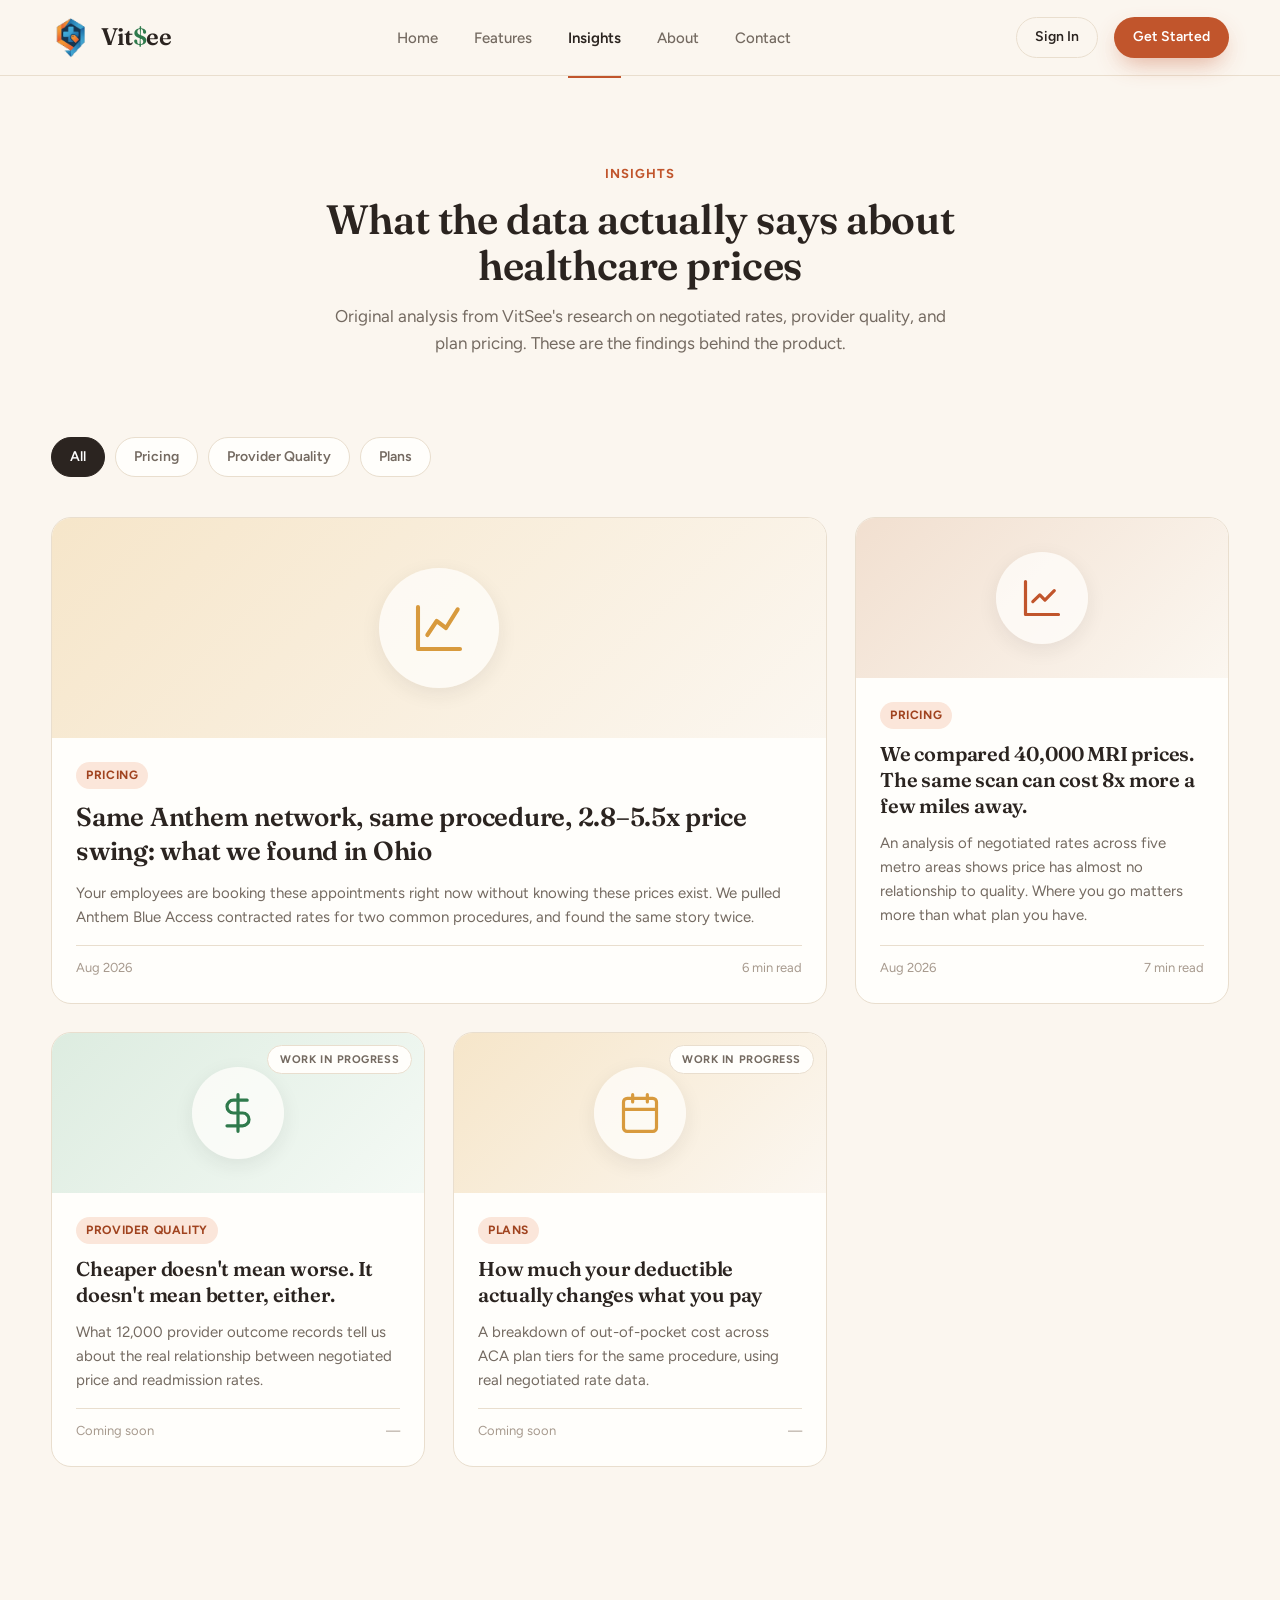
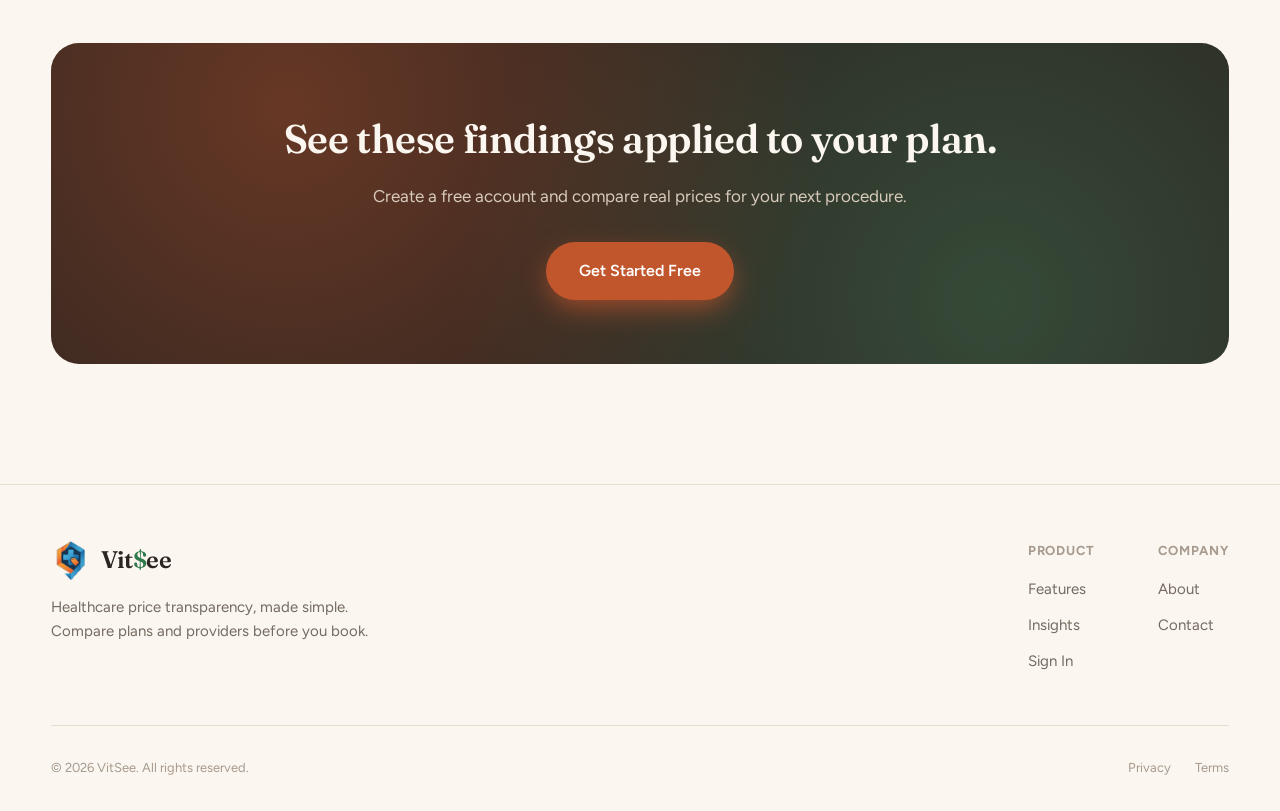
<file: insights.html>
<!doctype html>
<html lang="en">
<head>
<meta charset="utf-8">
<title>Insights — VitSee</title>
<meta name="description" content="Original data analysis from VitSee's healthcare pricing research — pricing variation, provider quality, and what it means for what you pay.">
<meta name="viewport" content="width=device-width, initial-scale=1">
<link rel="icon" type="image/png" href="assets/vitsee-logo.png">
<link rel="preconnect" href="https://fonts.googleapis.com">
<link rel="preconnect" href="https://fonts.gstatic.com" crossorigin>
<link href="https://fonts.googleapis.com/css2?family=Fraunces:ital,wght@0,500;0,600;1,500;1,600&family=Figtree:wght@400;500;600;700;800&display=swap" rel="stylesheet">
<link rel="stylesheet" href="styles.css">
<!-- Google tag (gtag.js) -->
<script async src="https://www.googletagmanager.com/gtag/js?id=G-389RD2V3CB"></script>
<script>
  window.dataLayer = window.dataLayer || [];
  function gtag(){dataLayer.push(arguments);}
  gtag('js', new Date());

  gtag('config', 'G-389RD2V3CB');
</script>
</head>
<body>

<header class="site-header">
  <div class="wrap header-inner">
    <a href="index.html" class="brand">
      <img src="assets/vitsee-logo.png" alt="VitSee logo">
      <span class="brand-text">Vit<span class="brand-accent">$</span>ee</span>
    </a>
    <nav class="main-nav">
      <a href="index.html">Home</a>
      <a href="features.html">Features</a>
      <a href="insights.html" class="active">Insights</a>
      <a href="about.html">About</a>
      <a href="contact.html">Contact</a>
    </nav>
    <div class="header-actions">
      <a href="https://app.vitsee.com/login" class="btn btn-ghost btn-sm">Sign In</a>
      <a href="https://app.vitsee.com/login" class="btn btn-accent btn-sm">Get Started</a>
    </div>
    <button class="nav-toggle" aria-label="Toggle navigation" aria-expanded="false">
      <span></span><span></span><span></span>
    </button>
  </div>
</header>

<main>

  <section style="padding-bottom: 2rem;">
    <div class="wrap">
      <div class="section-head center reveal">
        <span class="section-label">Insights</span>
        <h2>What the data actually says about healthcare prices</h2>
        <p>Original analysis from VitSee's research on negotiated rates, provider quality, and plan pricing. These are the findings behind the product.</p>
      </div>
    </div>
  </section>

  <section style="padding-top: 0;">
    <div class="wrap">

      <div class="insights-filter reveal">
        <a href="#" class="filter-pill active">All</a>
        <a href="#" class="filter-pill">Pricing</a>
        <a href="#" class="filter-pill">Provider Quality</a>
        <a href="#" class="filter-pill">Plans</a>
      </div>

      <div class="insight-grid reveal">

        <a href="insights/ohio-anthem-price-variation.html" class="insight-card featured">
          <div class="insight-card-media tone-amber">
            <svg width="56" height="56" viewBox="0 0 24 24" fill="none" stroke="currentColor" stroke-width="1.75" stroke-linecap="round" stroke-linejoin="round"><path d="M3 3v18h18"/><path d="M7 15l4-6 4 3 5-8"/></svg>
          </div>
          <div class="insight-card-body">
            <span class="insight-card-tag">Pricing</span>
            <h3>Same Anthem network, same procedure, 2.8–5.5x price swing: what we found in Ohio</h3>
            <p>Your employees are booking these appointments right now without knowing these prices exist. We pulled Anthem Blue Access contracted rates for two common procedures, and found the same story twice.</p>
            <div class="insight-card-meta">
              <span>Aug 2026</span>
              <span>6 min read</span>
            </div>
          </div>
        </a>

        <a href="insights/mri-price-variation.html" class="insight-card">
          <div class="insight-card-media tone-blue">
            <svg width="44" height="44" viewBox="0 0 24 24" fill="none" stroke="currentColor" stroke-width="1.75" stroke-linecap="round" stroke-linejoin="round"><path d="M3 3v18h18"/><path d="M18.7 8l-5.1 5.1-2.8-2.8L7 14"/></svg>
          </div>
          <div class="insight-card-body">
            <span class="insight-card-tag">Pricing</span>
            <h3>We compared 40,000 MRI prices. The same scan can cost 8x more a few miles away.</h3>
            <p>An analysis of negotiated rates across five metro areas shows price has almost no relationship to quality. Where you go matters more than what plan you have.</p>
            <div class="insight-card-meta">
              <span>Aug 2026</span>
              <span>7 min read</span>
            </div>
          </div>
        </a>

        <div class="insight-card" style="cursor: default;">
          <div class="insight-card-media tone-green">
            <span class="insight-wip-badge">Work in progress</span>
            <svg width="44" height="44" viewBox="0 0 24 24" fill="none" stroke="currentColor" stroke-width="1.75" stroke-linecap="round" stroke-linejoin="round"><path d="M12 2v20M17 5H9.5a3.5 3.5 0 0 0 0 7h5a3.5 3.5 0 0 1 0 7H6"/></svg>
          </div>
          <div class="insight-card-body">
            <span class="insight-card-tag">Provider Quality</span>
            <h3>Cheaper doesn't mean worse. It doesn't mean better, either.</h3>
            <p>What 12,000 provider outcome records tell us about the real relationship between negotiated price and readmission rates.</p>
            <div class="insight-card-meta">
              <span>Coming soon</span>
              <span>—</span>
            </div>
          </div>
        </div>

        <div class="insight-card" style="cursor: default;">
          <div class="insight-card-media tone-amber">
            <span class="insight-wip-badge">Work in progress</span>
            <svg width="44" height="44" viewBox="0 0 24 24" fill="none" stroke="currentColor" stroke-width="1.75" stroke-linecap="round" stroke-linejoin="round"><rect x="3" y="4" width="18" height="18" rx="2"/><path d="M16 2v4M8 2v4M3 10h18"/></svg>
          </div>
          <div class="insight-card-body">
            <span class="insight-card-tag">Plans</span>
            <h3>How much your deductible actually changes what you pay</h3>
            <p>A breakdown of out-of-pocket cost across ACA plan tiers for the same procedure, using real negotiated rate data.</p>
            <div class="insight-card-meta">
              <span>Coming soon</span>
              <span>—</span>
            </div>
          </div>
        </div>

      </div>

    </div>
  </section>

  <!-- Closing CTA -->
  <section>
    <div class="wrap">
      <div class="cta-banner reveal">
        <h2>See these findings applied to your plan.</h2>
        <p>Create a free account and compare real prices for your next procedure.</p>
        <a href="https://app.vitsee.com/login" class="btn btn-accent btn-lg">Get Started Free</a>
      </div>
    </div>
  </section>

</main>

<footer class="site-footer">
  <div class="wrap">
    <div class="footer-top">
      <div class="footer-brand">
        <a href="index.html" class="brand">
          <img src="assets/vitsee-logo.png" alt="VitSee logo">
          <span class="brand-text">Vit<span class="brand-accent">$</span>ee</span>
        </a>
        <p>Healthcare price transparency, made simple. Compare plans and providers before you book.</p>
      </div>
      <div class="footer-cols">
        <div class="footer-col">
          <h5>Product</h5>
          <a href="features.html">Features</a>
          <a href="insights.html">Insights</a>
          <a href="https://app.vitsee.com/login">Sign In</a>
        </div>
        <div class="footer-col">
          <h5>Company</h5>
          <a href="about.html">About</a>
          <a href="contact.html">Contact</a>
        </div>
      </div>
    </div>
    <div class="footer-bottom">
      <span>&copy; 2026 VitSee. All rights reserved.</span>
      <div class="footer-bottom-links">
        <a href="contact.html">Privacy</a>
        <a href="contact.html">Terms</a>
      </div>
    </div>
  </div>
</footer>

<script src="script.js"></script>
</body>
</html>
</file>
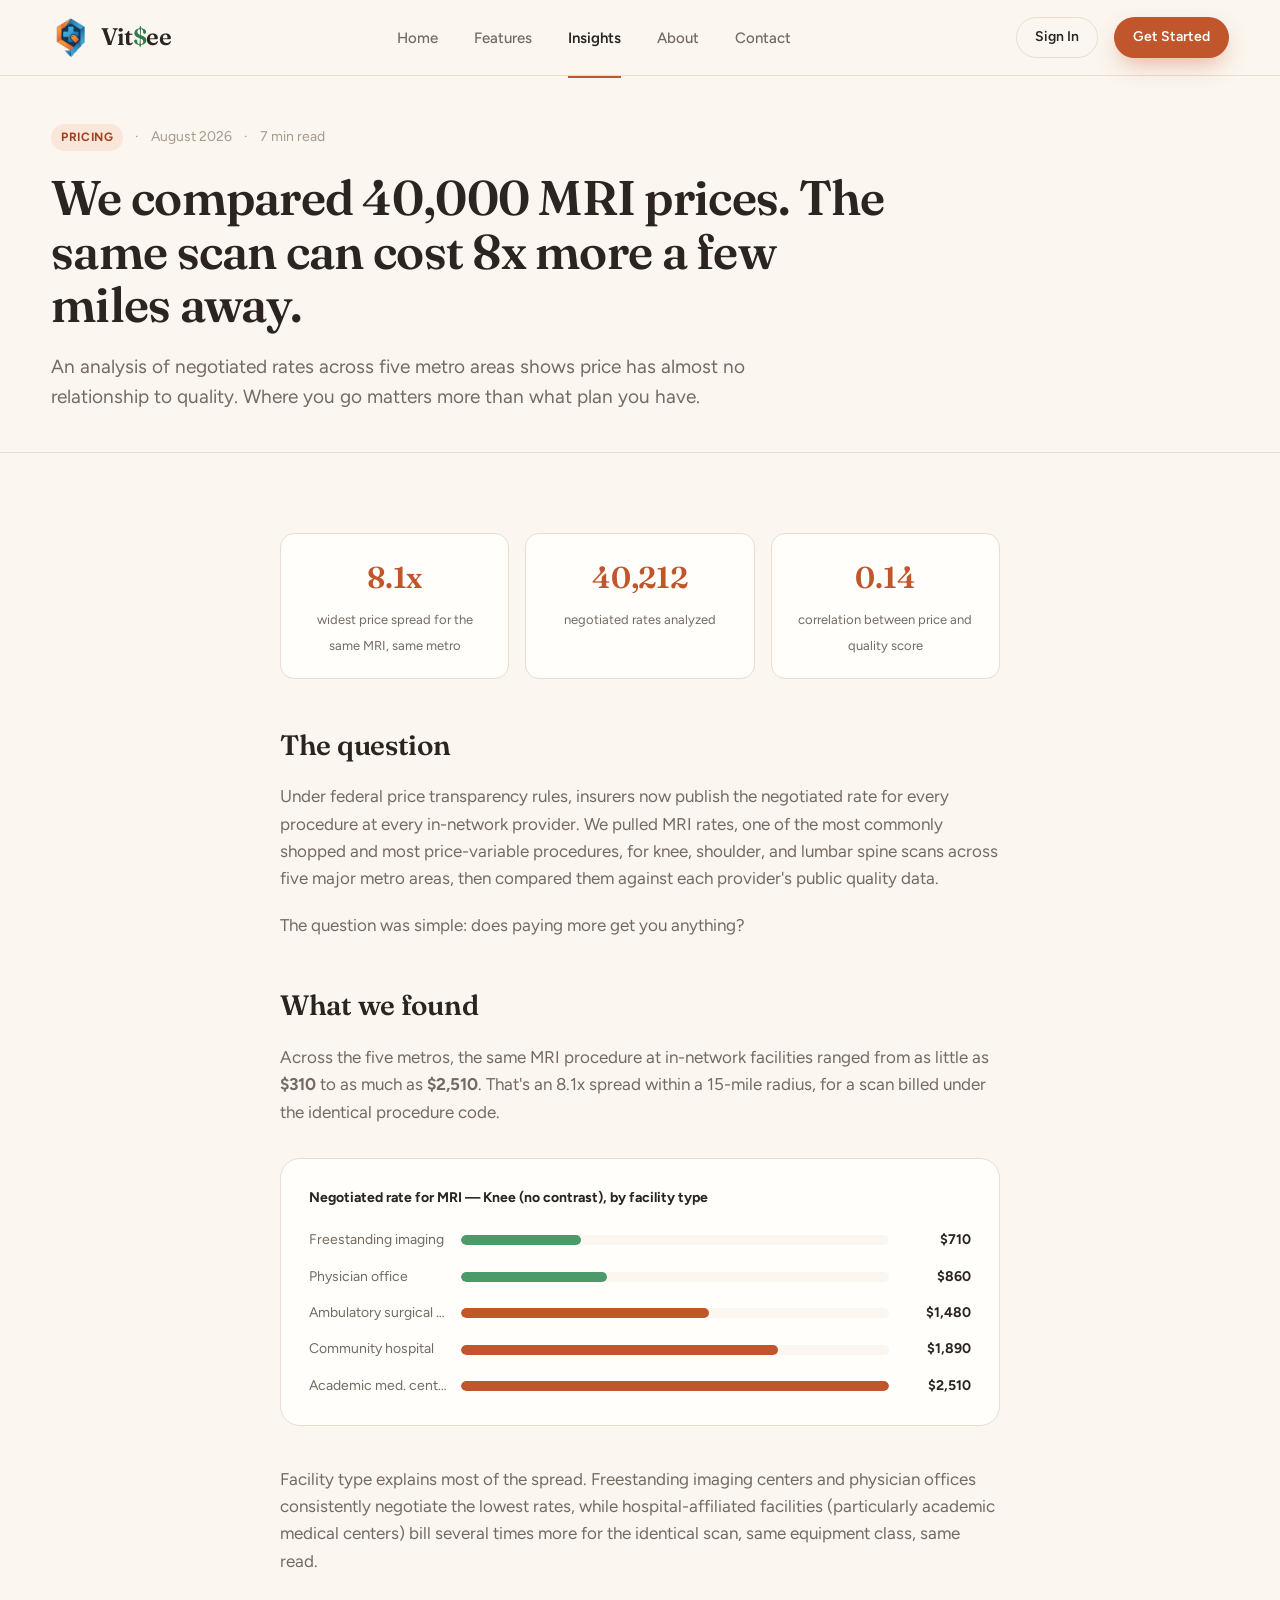
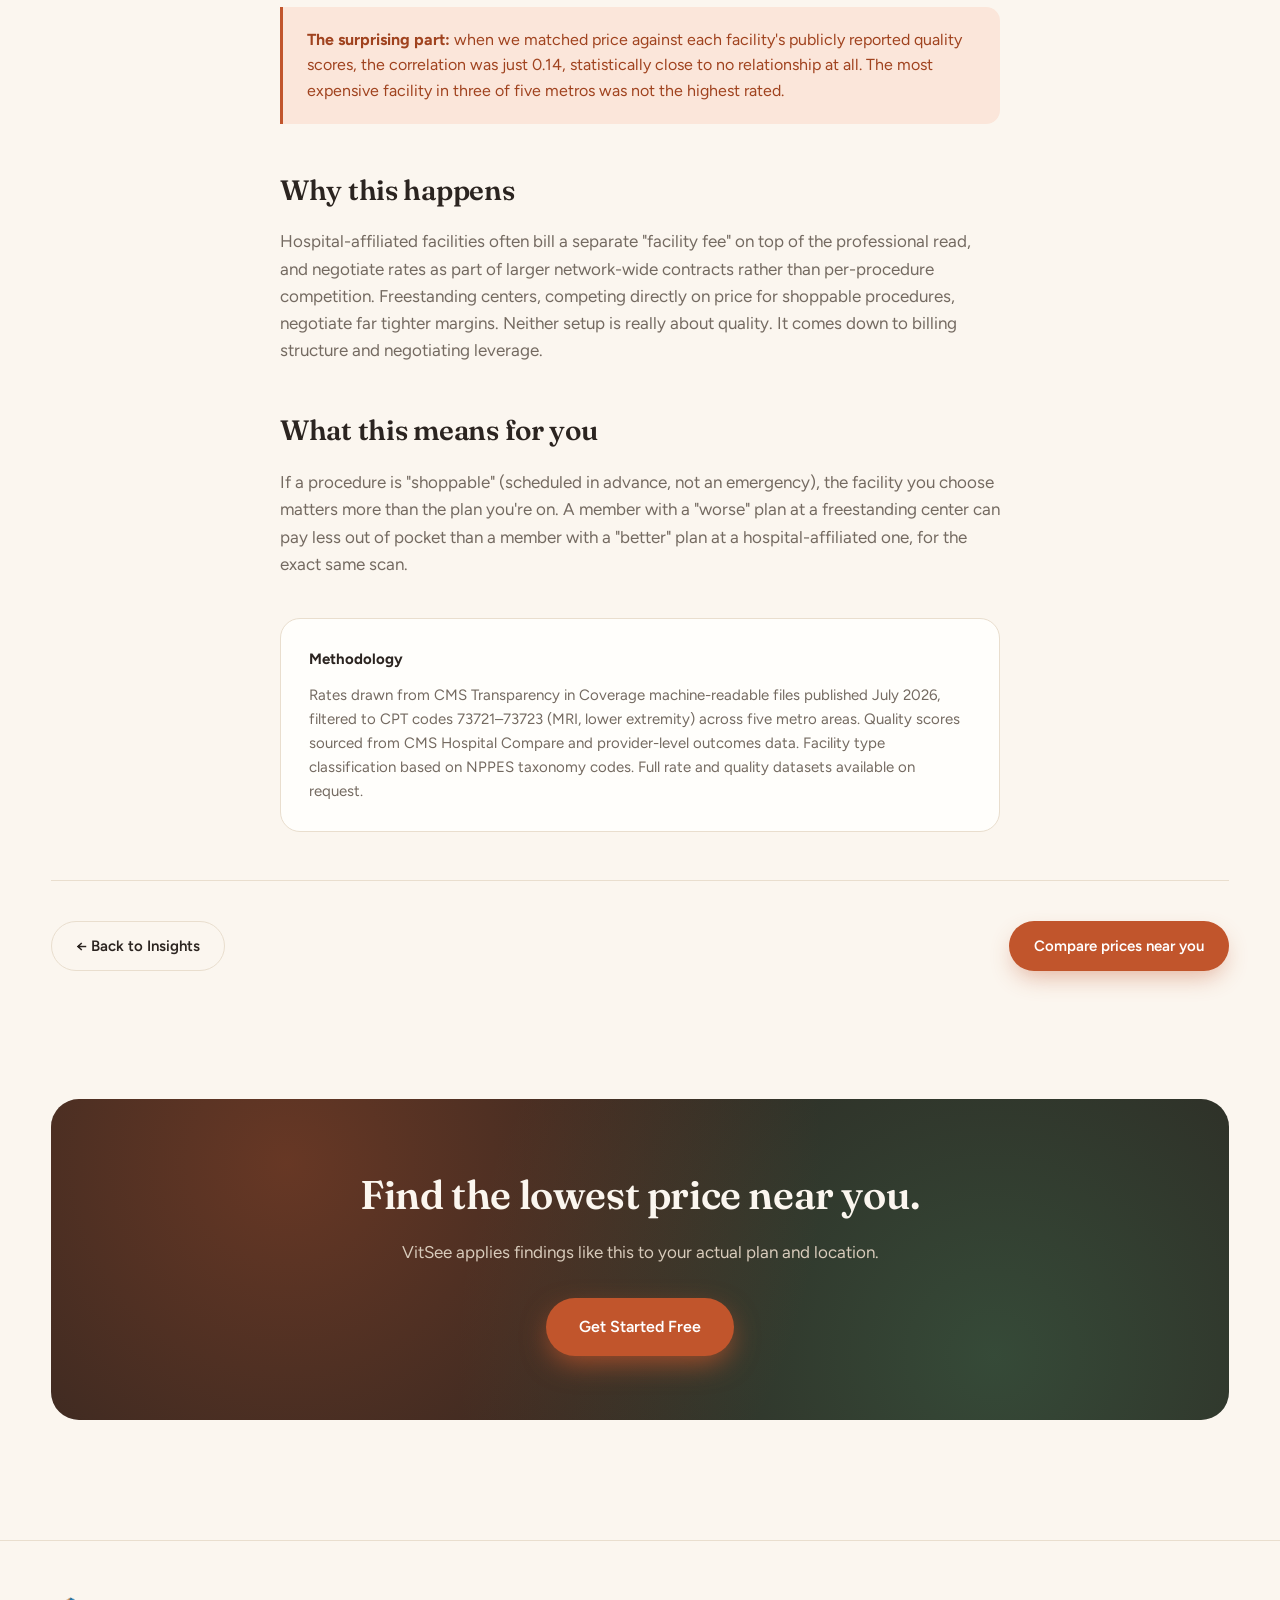
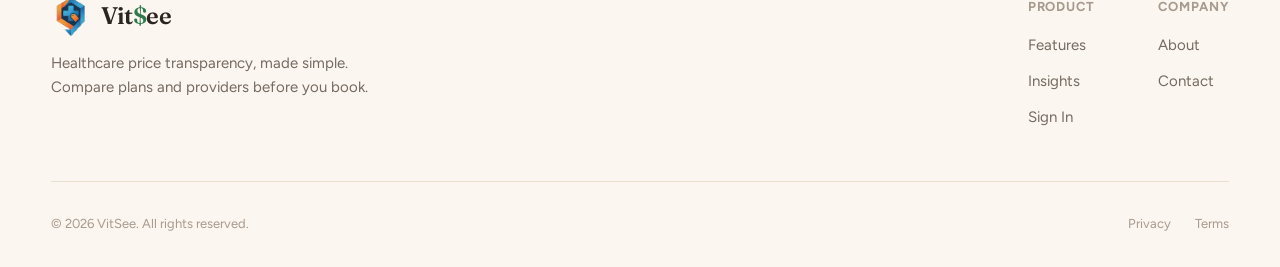
<file: insights/mri-price-variation.html>
<!doctype html>
<html lang="en">
<head>
<meta charset="utf-8">
<title>We compared 40,000 MRI prices. The same scan can cost 8x more a few miles away. — VitSee Insights</title>
<meta name="description" content="An analysis of negotiated MRI rates across five metro areas shows price has almost no relationship to quality — and where you go matters more than what plan you have.">
<meta name="viewport" content="width=device-width, initial-scale=1">
<link rel="icon" type="image/png" href="../assets/vitsee-logo.png">
<link rel="preconnect" href="https://fonts.googleapis.com">
<link rel="preconnect" href="https://fonts.gstatic.com" crossorigin>
<link href="https://fonts.googleapis.com/css2?family=Fraunces:ital,wght@0,500;0,600;1,500;1,600&family=Figtree:wght@400;500;600;700;800&display=swap" rel="stylesheet">
<link rel="stylesheet" href="../styles.css">
<!-- Google tag (gtag.js) -->
<script async src="https://www.googletagmanager.com/gtag/js?id=G-389RD2V3CB"></script>
<script>
  window.dataLayer = window.dataLayer || [];
  function gtag(){dataLayer.push(arguments);}
  gtag('js', new Date());

  gtag('config', 'G-389RD2V3CB');
</script>
</head>
<body>

<header class="site-header">
  <div class="wrap header-inner">
    <a href="../index.html" class="brand">
      <img src="../assets/vitsee-logo.png" alt="VitSee logo">
      <span class="brand-text">Vit<span class="brand-accent">$</span>ee</span>
    </a>
    <nav class="main-nav">
      <a href="../index.html">Home</a>
      <a href="../features.html">Features</a>
      <a href="../insights.html" class="active">Insights</a>
      <a href="../about.html">About</a>
      <a href="../contact.html">Contact</a>
    </nav>
    <div class="header-actions">
      <a href="https://app.vitsee.com/login" class="btn btn-ghost btn-sm">Sign In</a>
      <a href="https://app.vitsee.com/login" class="btn btn-accent btn-sm">Get Started</a>
    </div>
    <button class="nav-toggle" aria-label="Toggle navigation" aria-expanded="false">
      <span></span><span></span><span></span>
    </button>
  </div>
</header>

<main>

  <div class="article-header">
    <div class="wrap">
      <div class="article-meta-row reveal">
        <span class="insight-card-tag">Pricing</span>
        <span>·</span>
        <span>August 2026</span>
        <span>·</span>
        <span>7 min read</span>
      </div>
      <h1 class="reveal">We compared 40,000 MRI prices. The same scan can cost 8x more a few miles away.</h1>
      <p class="article-dek reveal">An analysis of negotiated rates across five metro areas shows price has almost no relationship to quality. Where you go matters more than what plan you have.</p>
    </div>
  </div>

  <div class="wrap">
    <article class="article-body reveal">

      <div class="stat-callout-row">
        <div class="stat-callout">
          <strong>8.1x</strong>
          <span>widest price spread for the same MRI, same metro</span>
        </div>
        <div class="stat-callout">
          <strong>40,212</strong>
          <span>negotiated rates analyzed</span>
        </div>
        <div class="stat-callout">
          <strong>0.14</strong>
          <span>correlation between price and quality score</span>
        </div>
      </div>

      <h2>The question</h2>
      <p>Under federal price transparency rules, insurers now publish the negotiated rate for every procedure at every in-network provider. We pulled MRI rates, one of the most commonly shopped and most price-variable procedures, for knee, shoulder, and lumbar spine scans across five major metro areas, then compared them against each provider's public quality data.</p>
      <p>The question was simple: does paying more get you anything?</p>

      <h2>What we found</h2>
      <p>Across the five metros, the same MRI procedure at in-network facilities ranged from as little as <strong>$310</strong> to as much as <strong>$2,510</strong>. That's an 8.1x spread within a 15-mile radius, for a scan billed under the identical procedure code.</p>

      <div class="chart-block">
        <div class="chart-block-title">Negotiated rate for MRI — Knee (no contrast), by facility type</div>
        <div class="bar-chart">
          <div class="bar-row">
            <span class="bar-row-label">Freestanding imaging</span>
            <div class="bar-track"><div class="bar-fill accent" style="width: 28%;"></div></div>
            <span class="bar-row-value">$710</span>
          </div>
          <div class="bar-row">
            <span class="bar-row-label">Physician office</span>
            <div class="bar-track"><div class="bar-fill accent" style="width: 34%;"></div></div>
            <span class="bar-row-value">$860</span>
          </div>
          <div class="bar-row">
            <span class="bar-row-label">Ambulatory surgical ctr.</span>
            <div class="bar-track"><div class="bar-fill" style="width: 58%;"></div></div>
            <span class="bar-row-value">$1,480</span>
          </div>
          <div class="bar-row">
            <span class="bar-row-label">Community hospital</span>
            <div class="bar-track"><div class="bar-fill" style="width: 74%;"></div></div>
            <span class="bar-row-value">$1,890</span>
          </div>
          <div class="bar-row">
            <span class="bar-row-label">Academic med. center</span>
            <div class="bar-track"><div class="bar-fill" style="width: 100%;"></div></div>
            <span class="bar-row-value">$2,510</span>
          </div>
        </div>
      </div>

      <p>Facility type explains most of the spread. Freestanding imaging centers and physician offices consistently negotiate the lowest rates, while hospital-affiliated facilities (particularly academic medical centers) bill several times more for the identical scan, same equipment class, same read.</p>

      <div class="callout-box">
        <p><strong>The surprising part:</strong> when we matched price against each facility's publicly reported quality scores, the correlation was just 0.14, statistically close to no relationship at all. The most expensive facility in three of five metros was not the highest rated.</p>
      </div>

      <h2>Why this happens</h2>
      <p>Hospital-affiliated facilities often bill a separate "facility fee" on top of the professional read, and negotiate rates as part of larger network-wide contracts rather than per-procedure competition. Freestanding centers, competing directly on price for shoppable procedures, negotiate far tighter margins. Neither setup is really about quality. It comes down to billing structure and negotiating leverage.</p>

      <h2>What this means for you</h2>
      <p>If a procedure is "shoppable" (scheduled in advance, not an emergency), the facility you choose matters more than the plan you're on. A member with a "worse" plan at a freestanding center can pay less out of pocket than a member with a "better" plan at a hospital-affiliated one, for the exact same scan.</p>

      <div class="methodology-box">
        <h4>Methodology</h4>
        <p>Rates drawn from CMS Transparency in Coverage machine-readable files published July 2026, filtered to CPT codes 73721–73723 (MRI, lower extremity) across five metro areas. Quality scores sourced from CMS Hospital Compare and provider-level outcomes data. Facility type classification based on NPPES taxonomy codes. Full rate and quality datasets available on request.</p>
      </div>

    </article>
  </div>

  <div class="wrap">
    <div class="article-footer-nav reveal">
      <a href="../insights.html" class="btn btn-ghost">&larr; Back to Insights</a>
      <a href="https://app.vitsee.com/login" class="btn btn-accent">Compare prices near you</a>
    </div>
  </div>

  <section>
    <div class="wrap">
      <div class="cta-banner reveal">
        <h2>Find the lowest price near you.</h2>
        <p>VitSee applies findings like this to your actual plan and location.</p>
        <a href="https://app.vitsee.com/login" class="btn btn-accent btn-lg">Get Started Free</a>
      </div>
    </div>
  </section>

</main>

<footer class="site-footer">
  <div class="wrap">
    <div class="footer-top">
      <div class="footer-brand">
        <a href="../index.html" class="brand">
          <img src="../assets/vitsee-logo.png" alt="VitSee logo">
          <span class="brand-text">Vit<span class="brand-accent">$</span>ee</span>
        </a>
        <p>Healthcare price transparency, made simple. Compare plans and providers before you book.</p>
      </div>
      <div class="footer-cols">
        <div class="footer-col">
          <h5>Product</h5>
          <a href="../features.html">Features</a>
          <a href="../insights.html">Insights</a>
          <a href="https://app.vitsee.com/login">Sign In</a>
        </div>
        <div class="footer-col">
          <h5>Company</h5>
          <a href="../about.html">About</a>
          <a href="../contact.html">Contact</a>
        </div>
      </div>
    </div>
    <div class="footer-bottom">
      <span>&copy; 2026 VitSee. All rights reserved.</span>
      <div class="footer-bottom-links">
        <a href="../contact.html">Privacy</a>
        <a href="../contact.html">Terms</a>
      </div>
    </div>
  </div>
</footer>

<script src="../script.js"></script>
</body>
</html>
</file>
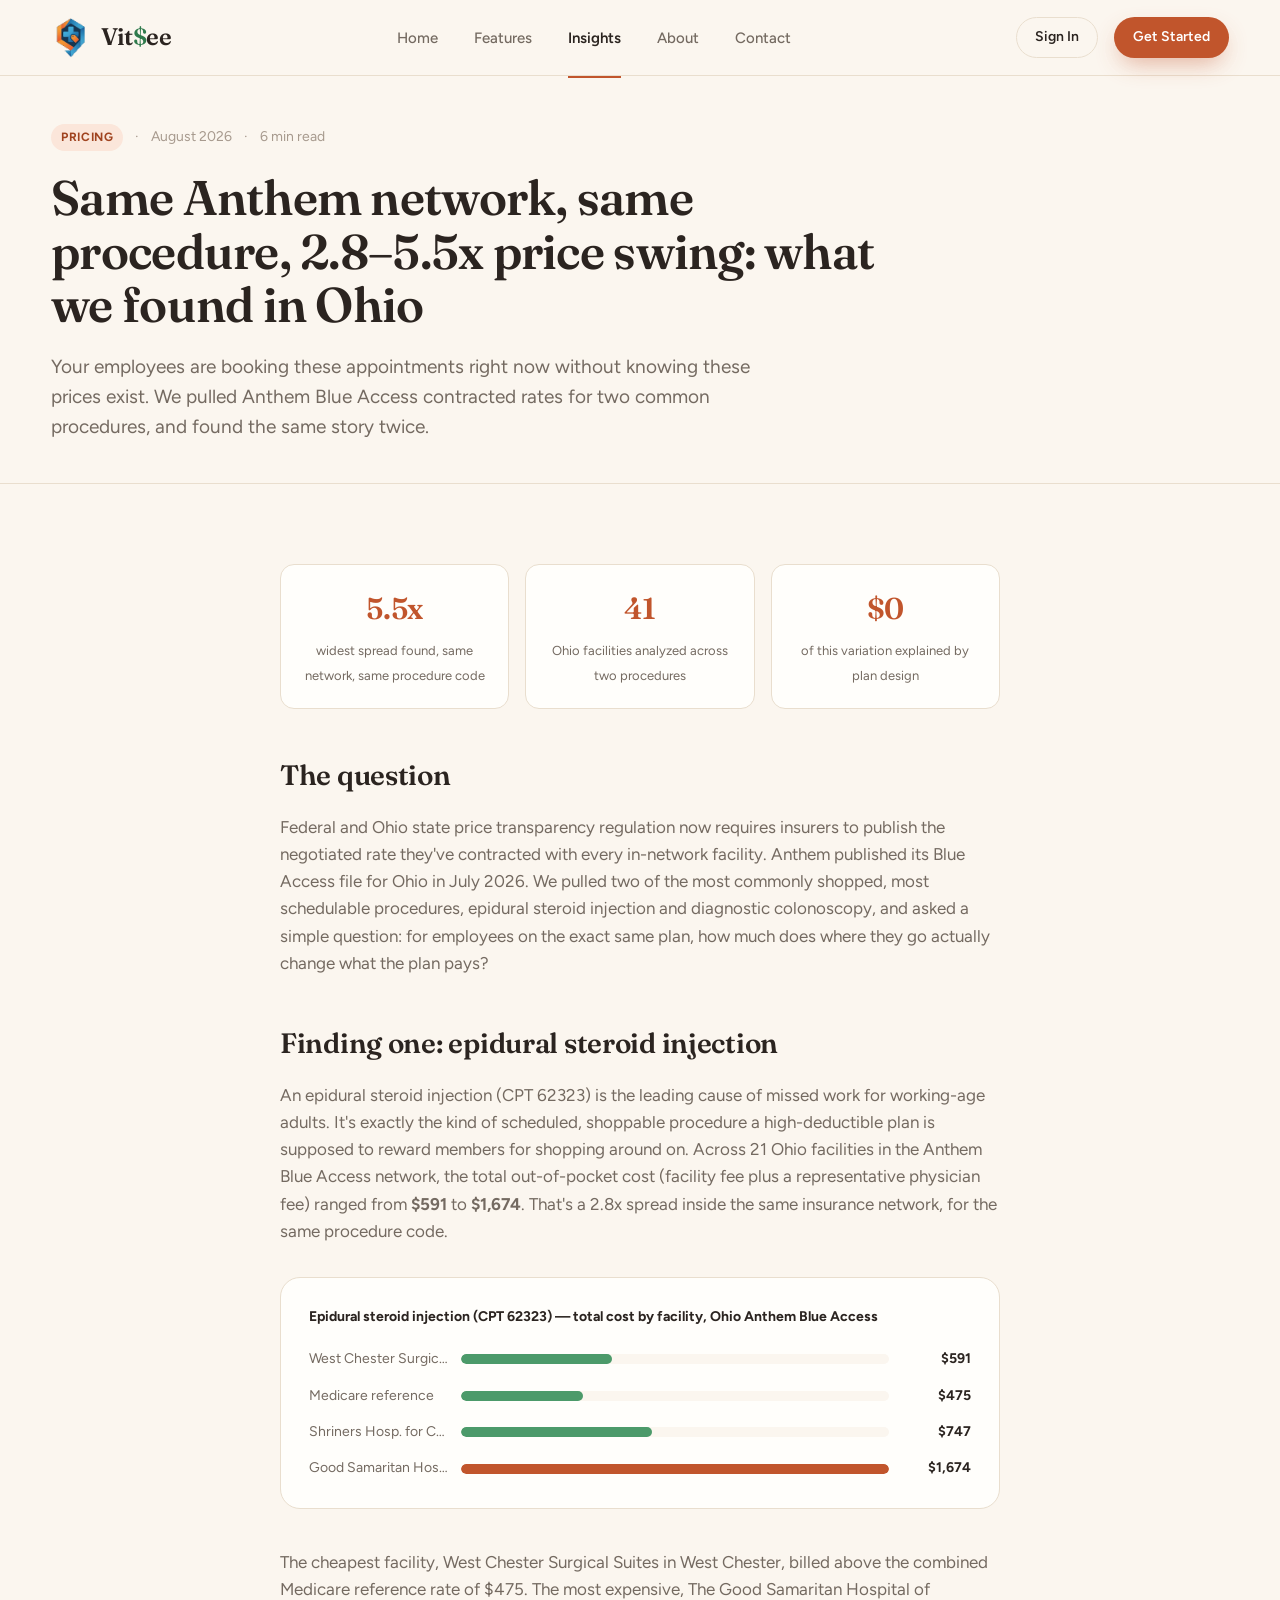
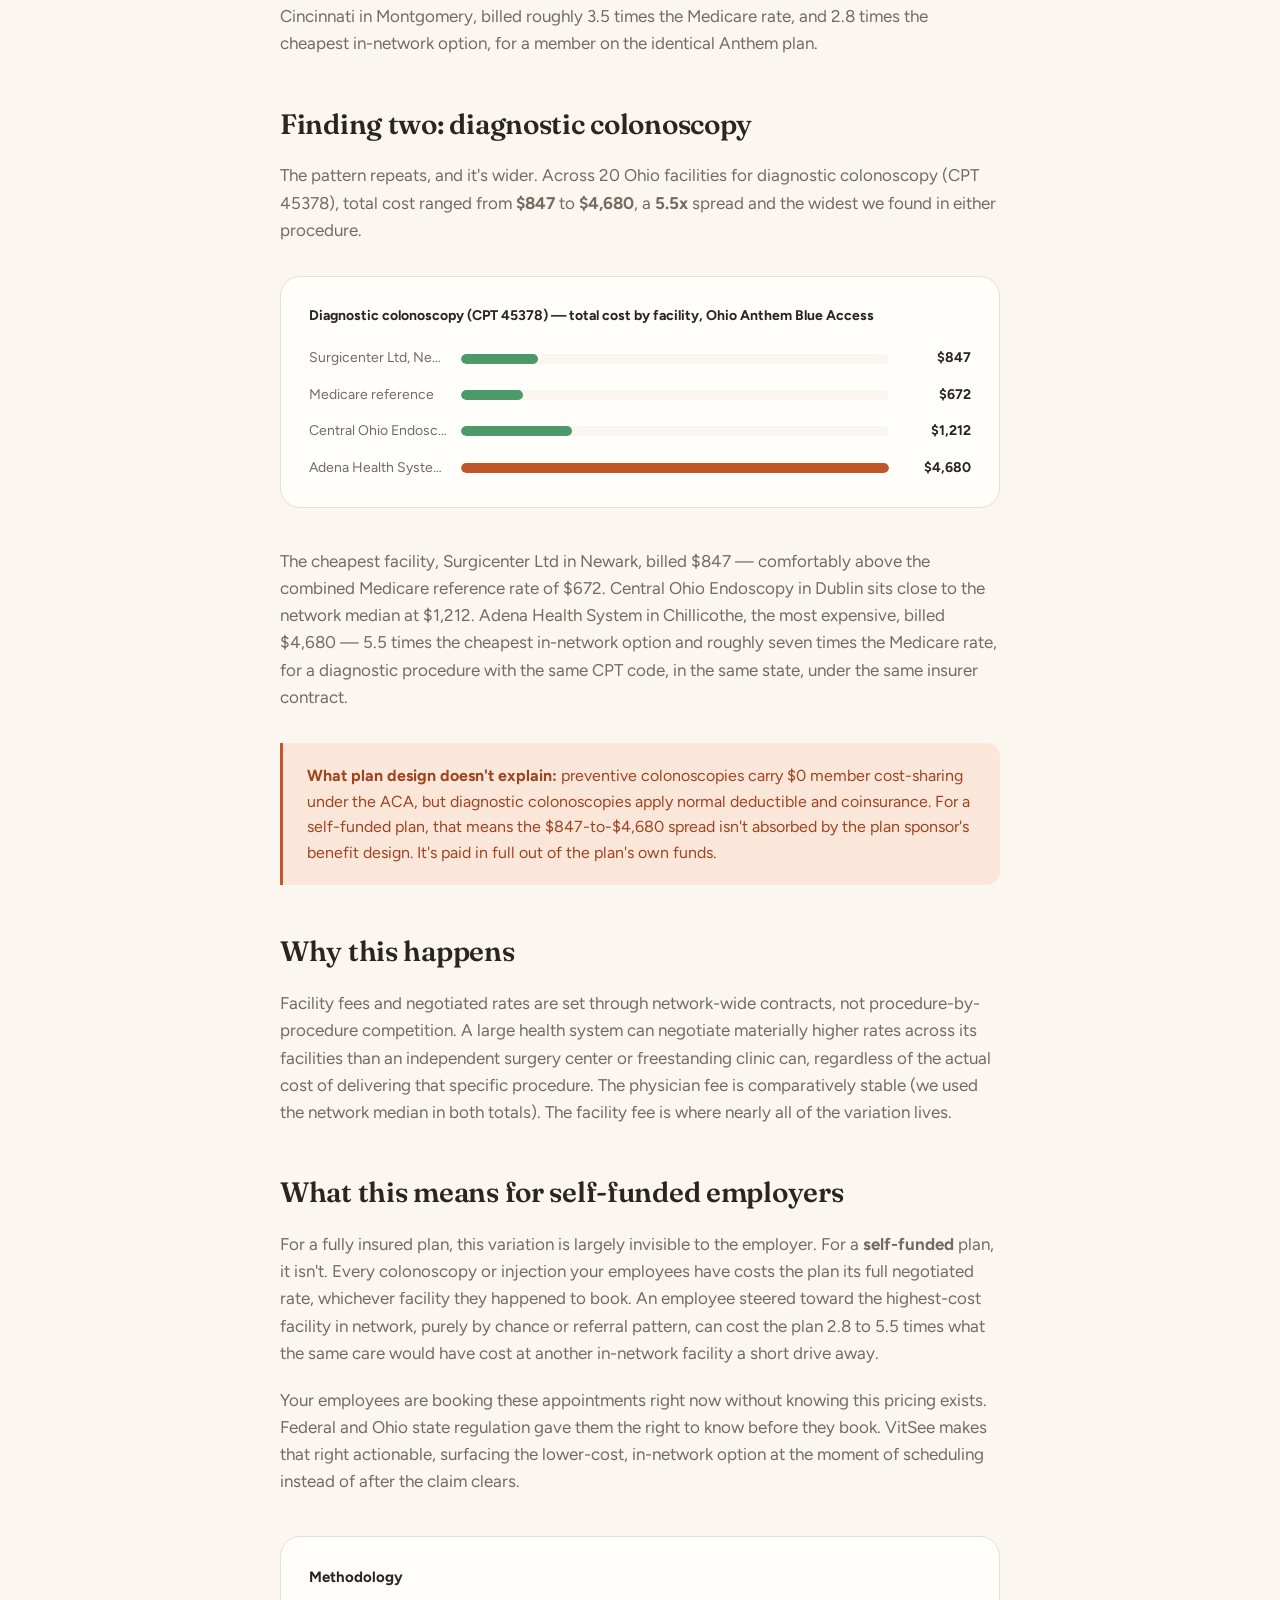
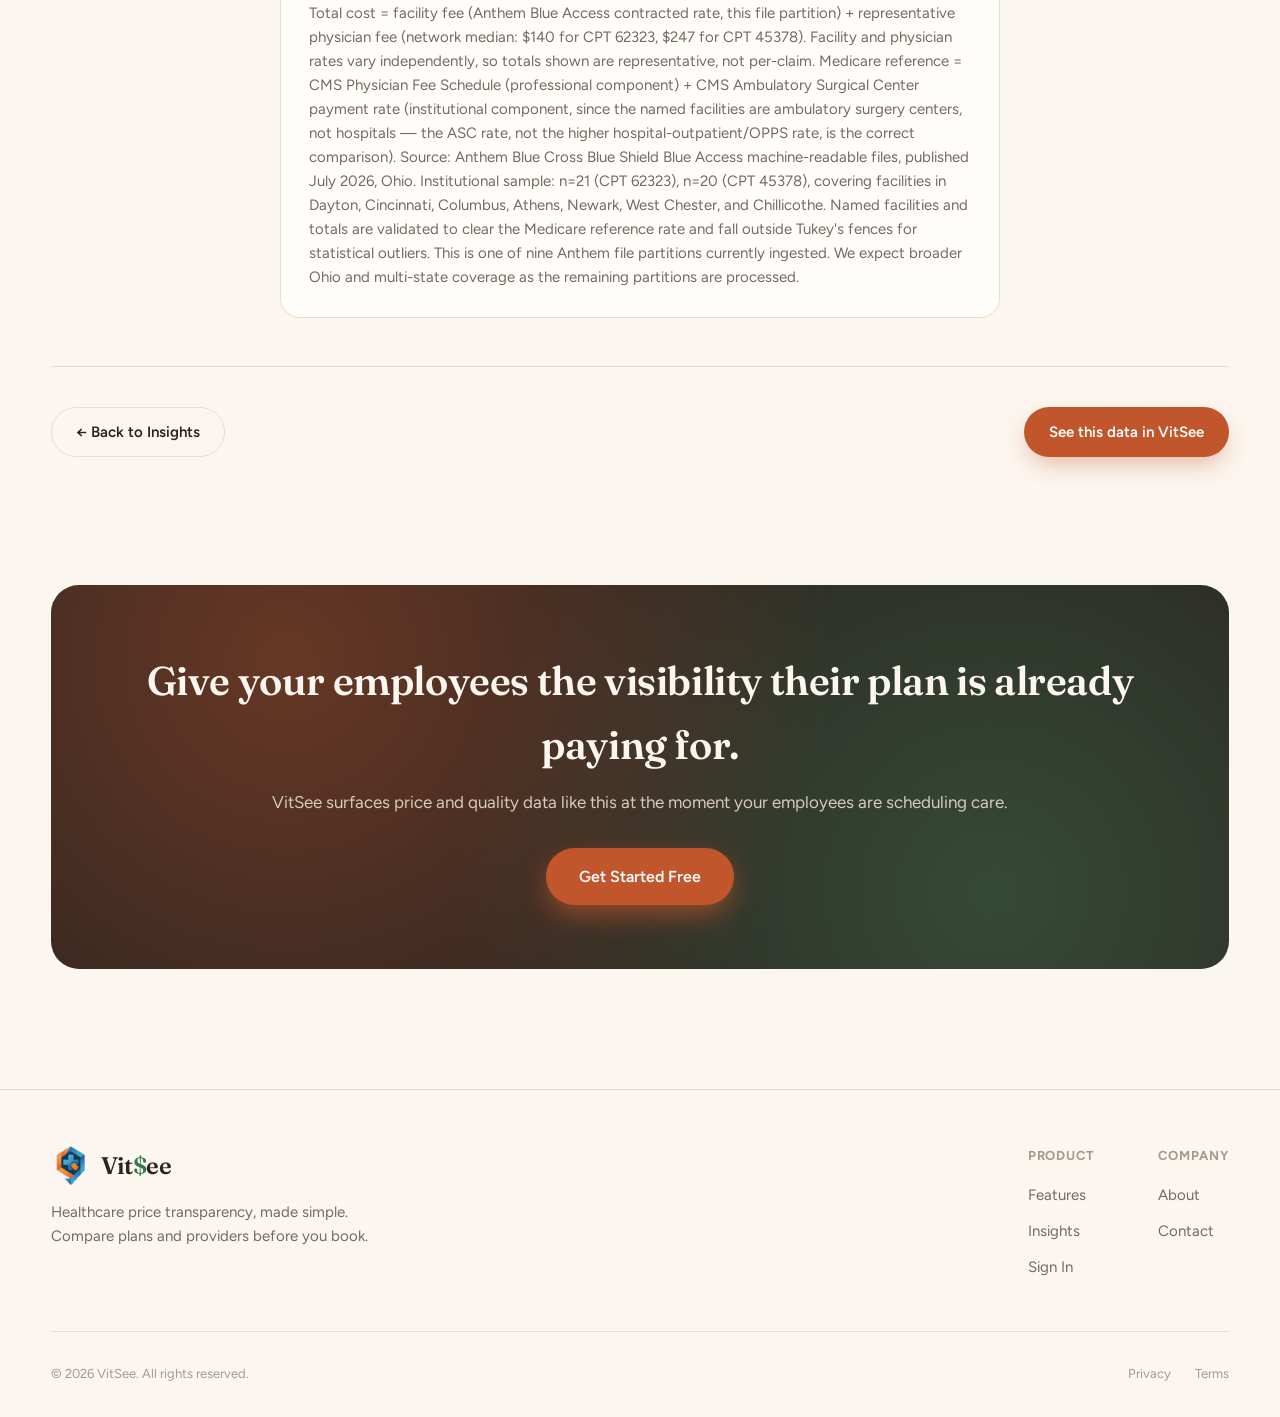
<file: insights/ohio-anthem-price-variation.html>
<!doctype html>
<html lang="en">
<head>
<meta charset="utf-8">
<title>Same Anthem network, same procedure, 2.8–5.5x price swing: what we found in Ohio — VitSee Insights</title>
<meta name="description" content="An analysis of Anthem Blue Access negotiated rates in Ohio shows an epidural steroid injection can cost $591 or $1,674, and a colonoscopy $847 or $4,680 — same network, same procedure code. What this means for self-funded employers.">
<meta name="viewport" content="width=device-width, initial-scale=1">
<link rel="icon" type="image/png" href="../assets/vitsee-logo.png">
<link rel="preconnect" href="https://fonts.googleapis.com">
<link rel="preconnect" href="https://fonts.gstatic.com" crossorigin>
<link href="https://fonts.googleapis.com/css2?family=Fraunces:ital,wght@0,500;0,600;1,500;1,600&family=Figtree:wght@400;500;600;700;800&display=swap" rel="stylesheet">
<link rel="stylesheet" href="../styles.css">
<!-- Google tag (gtag.js) -->
<script async src="https://www.googletagmanager.com/gtag/js?id=G-389RD2V3CB"></script>
<script>
  window.dataLayer = window.dataLayer || [];
  function gtag(){dataLayer.push(arguments);}
  gtag('js', new Date());

  gtag('config', 'G-389RD2V3CB');
</script>
</head>
<body>

<header class="site-header">
  <div class="wrap header-inner">
    <a href="../index.html" class="brand">
      <img src="../assets/vitsee-logo.png" alt="VitSee logo">
      <span class="brand-text">Vit<span class="brand-accent">$</span>ee</span>
    </a>
    <nav class="main-nav">
      <a href="../index.html">Home</a>
      <a href="../features.html">Features</a>
      <a href="../insights.html" class="active">Insights</a>
      <a href="../about.html">About</a>
      <a href="../contact.html">Contact</a>
    </nav>
    <div class="header-actions">
      <a href="https://app.vitsee.com/login" class="btn btn-ghost btn-sm">Sign In</a>
      <a href="https://app.vitsee.com/login" class="btn btn-accent btn-sm">Get Started</a>
    </div>
    <button class="nav-toggle" aria-label="Toggle navigation" aria-expanded="false">
      <span></span><span></span><span></span>
    </button>
  </div>
</header>

<main>

  <div class="article-header">
    <div class="wrap">
      <div class="article-meta-row reveal">
        <span class="insight-card-tag">Pricing</span>
        <span>·</span>
        <span>August 2026</span>
        <span>·</span>
        <span>6 min read</span>
      </div>
      <h1 class="reveal">Same Anthem network, same procedure, 2.8–5.5x price swing: what we found in Ohio</h1>
      <p class="article-dek reveal">Your employees are booking these appointments right now without knowing these prices exist. We pulled Anthem Blue Access contracted rates for two common procedures, and found the same story twice.</p>
    </div>
  </div>

  <div class="wrap">
    <article class="article-body reveal">

      <div class="stat-callout-row">
        <div class="stat-callout">
          <strong>5.5x</strong>
          <span>widest spread found, same network, same procedure code</span>
        </div>
        <div class="stat-callout">
          <strong>41</strong>
          <span>Ohio facilities analyzed across two procedures</span>
        </div>
        <div class="stat-callout">
          <strong>$0</strong>
          <span>of this variation explained by plan design</span>
        </div>
      </div>

      <h2>The question</h2>
      <p>Federal and Ohio state price transparency regulation now requires insurers to publish the negotiated rate they've contracted with every in-network facility. Anthem published its Blue Access file for Ohio in July 2026. We pulled two of the most commonly shopped, most schedulable procedures, epidural steroid injection and diagnostic colonoscopy, and asked a simple question: for employees on the exact same plan, how much does where they go actually change what the plan pays?</p>

      <h2>Finding one: epidural steroid injection</h2>
      <p>An epidural steroid injection (CPT 62323) is the leading cause of missed work for working-age adults. It's exactly the kind of scheduled, shoppable procedure a high-deductible plan is supposed to reward members for shopping around on. Across 21 Ohio facilities in the Anthem Blue Access network, the total out-of-pocket cost (facility fee plus a representative physician fee) ranged from <strong>$591</strong> to <strong>$1,674</strong>. That's a 2.8x spread inside the same insurance network, for the same procedure code.</p>

      <div class="chart-block">
        <div class="chart-block-title">Epidural steroid injection (CPT 62323) — total cost by facility, Ohio Anthem Blue Access</div>
        <div class="bar-chart">
          <div class="bar-row">
            <span class="bar-row-label">West Chester Surgical Suites, West Chester</span>
            <div class="bar-track"><div class="bar-fill accent" style="width: 35.3%;"></div></div>
            <span class="bar-row-value">$591</span>
          </div>
          <div class="bar-row">
            <span class="bar-row-label">Medicare reference</span>
            <div class="bar-track"><div class="bar-fill accent" style="width: 28.4%;"></div></div>
            <span class="bar-row-value">$475</span>
          </div>
          <div class="bar-row">
            <span class="bar-row-label">Shriners Hosp. for Children, Dayton</span>
            <div class="bar-track"><div class="bar-fill accent" style="width: 44.6%;"></div></div>
            <span class="bar-row-value">$747</span>
          </div>
          <div class="bar-row">
            <span class="bar-row-label">Good Samaritan Hosp. of Cincinnati, Montgomery</span>
            <div class="bar-track"><div class="bar-fill" style="width: 100%;"></div></div>
            <span class="bar-row-value">$1,674</span>
          </div>
        </div>
      </div>

      <p>The cheapest facility, West Chester Surgical Suites in West Chester, billed above the combined Medicare reference rate of $475. The most expensive, The Good Samaritan Hospital of Cincinnati in Montgomery, billed roughly 3.5 times the Medicare rate, and 2.8 times the cheapest in-network option, for a member on the identical Anthem plan.</p>

      <h2>Finding two: diagnostic colonoscopy</h2>
      <p>The pattern repeats, and it's wider. Across 20 Ohio facilities for diagnostic colonoscopy (CPT 45378), total cost ranged from <strong>$847</strong> to <strong>$4,680</strong>, a <strong>5.5x</strong> spread and the widest we found in either procedure.</p>

      <div class="chart-block">
        <div class="chart-block-title">Diagnostic colonoscopy (CPT 45378) — total cost by facility, Ohio Anthem Blue Access</div>
        <div class="bar-chart">
          <div class="bar-row">
            <span class="bar-row-label">Surgicenter Ltd, Newark</span>
            <div class="bar-track"><div class="bar-fill accent" style="width: 18.1%;"></div></div>
            <span class="bar-row-value">$847</span>
          </div>
          <div class="bar-row">
            <span class="bar-row-label">Medicare reference</span>
            <div class="bar-track"><div class="bar-fill accent" style="width: 14.4%;"></div></div>
            <span class="bar-row-value">$672</span>
          </div>
          <div class="bar-row">
            <span class="bar-row-label">Central Ohio Endoscopy, Dublin (near median)</span>
            <div class="bar-track"><div class="bar-fill accent" style="width: 25.9%;"></div></div>
            <span class="bar-row-value">$1,212</span>
          </div>
          <div class="bar-row">
            <span class="bar-row-label">Adena Health System, Chillicothe</span>
            <div class="bar-track"><div class="bar-fill" style="width: 100%;"></div></div>
            <span class="bar-row-value">$4,680</span>
          </div>
        </div>
      </div>

      <p>The cheapest facility, Surgicenter Ltd in Newark, billed $847 &mdash; comfortably above the combined Medicare reference rate of $672. Central Ohio Endoscopy in Dublin sits close to the network median at $1,212. Adena Health System in Chillicothe, the most expensive, billed $4,680 &mdash; 5.5 times the cheapest in-network option and roughly seven times the Medicare rate, for a diagnostic procedure with the same CPT code, in the same state, under the same insurer contract.</p>

      <div class="callout-box">
        <p><strong>What plan design doesn't explain:</strong> preventive colonoscopies carry $0 member cost-sharing under the ACA, but diagnostic colonoscopies apply normal deductible and coinsurance. For a self-funded plan, that means the $847-to-$4,680 spread isn't absorbed by the plan sponsor's benefit design. It's paid in full out of the plan's own funds.</p>
      </div>

      <h2>Why this happens</h2>
      <p>Facility fees and negotiated rates are set through network-wide contracts, not procedure-by-procedure competition. A large health system can negotiate materially higher rates across its facilities than an independent surgery center or freestanding clinic can, regardless of the actual cost of delivering that specific procedure. The physician fee is comparatively stable (we used the network median in both totals). The facility fee is where nearly all of the variation lives.</p>

      <h2>What this means for self-funded employers</h2>
      <p>For a fully insured plan, this variation is largely invisible to the employer. For a <strong>self-funded</strong> plan, it isn't. Every colonoscopy or injection your employees have costs the plan its full negotiated rate, whichever facility they happened to book. An employee steered toward the highest-cost facility in network, purely by chance or referral pattern, can cost the plan 2.8 to 5.5 times what the same care would have cost at another in-network facility a short drive away.</p>
      <p>Your employees are booking these appointments right now without knowing this pricing exists. Federal and Ohio state regulation gave them the right to know before they book. VitSee makes that right actionable, surfacing the lower-cost, in-network option at the moment of scheduling instead of after the claim clears.</p>

      <div class="methodology-box">
        <h4>Methodology</h4>
        <p>Total cost = facility fee (Anthem Blue Access contracted rate, this file partition) + representative physician fee (network median: $140 for CPT 62323, $247 for CPT 45378). Facility and physician rates vary independently, so totals shown are representative, not per-claim. Medicare reference = CMS Physician Fee Schedule (professional component) + CMS Ambulatory Surgical Center payment rate (institutional component, since the named facilities are ambulatory surgery centers, not hospitals &mdash; the ASC rate, not the higher hospital-outpatient/OPPS rate, is the correct comparison). Source: Anthem Blue Cross Blue Shield Blue Access machine-readable files, published July 2026, Ohio. Institutional sample: n=21 (CPT 62323), n=20 (CPT 45378), covering facilities in Dayton, Cincinnati, Columbus, Athens, Newark, West Chester, and Chillicothe. Named facilities and totals are validated to clear the Medicare reference rate and fall outside Tukey's fences for statistical outliers. This is one of nine Anthem file partitions currently ingested. We expect broader Ohio and multi-state coverage as the remaining partitions are processed.</p>
      </div>

    </article>
  </div>

  <div class="wrap">
    <div class="article-footer-nav reveal">
      <a href="../insights.html" class="btn btn-ghost">&larr; Back to Insights</a>
      <a href="https://app.vitsee.com/login" class="btn btn-accent">See this data in VitSee</a>
    </div>
  </div>

  <section>
    <div class="wrap">
      <div class="cta-banner reveal">
        <h2>Give your employees the visibility their plan is already paying for.</h2>
        <p>VitSee surfaces price and quality data like this at the moment your employees are scheduling care.</p>
        <a href="https://app.vitsee.com/login" class="btn btn-accent btn-lg">Get Started Free</a>
      </div>
    </div>
  </section>

</main>

<footer class="site-footer">
  <div class="wrap">
    <div class="footer-top">
      <div class="footer-brand">
        <a href="../index.html" class="brand">
          <img src="../assets/vitsee-logo.png" alt="VitSee logo">
          <span class="brand-text">Vit<span class="brand-accent">$</span>ee</span>
        </a>
        <p>Healthcare price transparency, made simple. Compare plans and providers before you book.</p>
      </div>
      <div class="footer-cols">
        <div class="footer-col">
          <h5>Product</h5>
          <a href="../features.html">Features</a>
          <a href="../insights.html">Insights</a>
          <a href="https://app.vitsee.com/login">Sign In</a>
        </div>
        <div class="footer-col">
          <h5>Company</h5>
          <a href="../about.html">About</a>
          <a href="../contact.html">Contact</a>
        </div>
      </div>
    </div>
    <div class="footer-bottom">
      <span>&copy; 2026 VitSee. All rights reserved.</span>
      <div class="footer-bottom-links">
        <a href="../contact.html">Privacy</a>
        <a href="../contact.html">Terms</a>
      </div>
    </div>
  </div>
</footer>

<script src="../script.js"></script>
</body>
</html>
</file>
<file: styles.css>
/* ==========================================================================
   VitSee Marketing Site — Shared Stylesheet
   Warm, human healthcare: Fraunces display + Figtree body, terracotta + sage.
   ========================================================================== */

:root {
  --primary-color: #C1552C;
  --primary-dark: #A0431F;
  --primary-light: #FBE6DA;
  --accent-green: #4C9A6A;
  --accent-green-dark: #2F7A4C;
  --accent-green-light: #E1F0E3;
  --text-primary: #2B2420;
  --text-secondary: #746A61;
  --text-muted: #A79A8E;
  --bg-color: #FBF6EF;
  --surface-color: #FFFEFB;
  --border-color: #E9DECE;
  --amber: #D89A3D;
  --red: #C0553F;

  --font-display: 'Fraunces', Georgia, 'Times New Roman', serif;
  --font-sans: 'Figtree', -apple-system, BlinkMacSystemFont, "Segoe UI", Roboto, "Helvetica Neue", Arial, sans-serif;
  --header-height: 76px;
  --max-width: 1200px;

  --shadow-sm: 0 1px 3px rgba(43, 36, 32, 0.06);
  --shadow-md: 0 8px 20px -4px rgba(43, 36, 32, 0.10);
  --shadow-lg: 0 24px 48px -12px rgba(43, 36, 32, 0.18);
  --radius: 20px;
}

* {
  box-sizing: border-box;
}

html {
  scroll-behavior: smooth;
}

body {
  margin: 0;
  font-family: var(--font-sans);
  color: var(--text-primary);
  background-color: var(--bg-color);
  -webkit-font-smoothing: antialiased;
  line-height: 1.6;
}

img {
  max-width: 100%;
  display: block;
}

a {
  color: inherit;
}

.wrap {
  width: 92%;
  max-width: var(--max-width);
  margin: 0 auto;
}

/* ---------- Header ---------- */

.site-header {
  position: sticky;
  top: 0;
  z-index: 100;
  background-color: rgba(251, 246, 239, 0.85);
  backdrop-filter: blur(10px);
  -webkit-backdrop-filter: blur(10px);
  border-bottom: 1px solid var(--border-color);
  height: var(--header-height);
}

.header-inner {
  display: flex;
  align-items: center;
  justify-content: space-between;
  height: 100%;
}

.brand {
  display: flex;
  align-items: center;
  gap: 0.625rem;
  text-decoration: none;
  color: inherit;
}

.brand img {
  height: 40px;
  width: 40px;
  border-radius: 11px;
}

.brand-text {
  font-family: var(--font-display);
  font-size: 1.5rem;
  font-weight: 600;
  letter-spacing: -0.02em;
  color: var(--text-primary);
}

.brand-accent {
  color: var(--accent-green-dark);
}

.main-nav {
  display: flex;
  align-items: center;
  gap: 2.25rem;
}

.main-nav a {
  text-decoration: none;
  color: var(--text-secondary);
  font-weight: 500;
  font-size: 0.9375rem;
  transition: color 0.15s ease;
  position: relative;
}

.main-nav a:hover {
  color: var(--text-primary);
}

.main-nav a.active {
  color: var(--text-primary);
  font-weight: 600;
}

.main-nav a.active::after {
  content: "";
  position: absolute;
  left: 0;
  right: 0;
  bottom: -28px;
  height: 2px;
  background: var(--primary-color);
}

.header-actions {
  display: flex;
  align-items: center;
  gap: 1rem;
}

.nav-toggle {
  display: none;
  background: none;
  border: none;
  padding: 0.5rem;
  cursor: pointer;
}

.nav-toggle span {
  display: block;
  width: 22px;
  height: 2px;
  background: var(--text-primary);
  margin: 5px 0;
  border-radius: 2px;
}

/* ---------- Buttons ---------- */

.btn {
  display: inline-flex;
  align-items: center;
  justify-content: center;
  gap: 0.5rem;
  padding: 0.75rem 1.5rem;
  border-radius: 999px;
  font-weight: 600;
  font-size: 0.9375rem;
  text-decoration: none;
  border: 1px solid transparent;
  cursor: pointer;
  transition: transform 0.15s ease, box-shadow 0.15s ease, background-color 0.15s ease, color 0.15s ease;
  white-space: nowrap;
}

.btn-primary {
  background-color: var(--text-primary);
  color: #fff;
  box-shadow: var(--shadow-sm);
}

.btn-primary:hover {
  transform: translateY(-1px);
  box-shadow: var(--shadow-md);
  background-color: #000;
}

.btn-accent {
  background-color: var(--primary-color);
  color: #fff;
  box-shadow: 0 10px 24px -6px rgba(193, 85, 44, 0.45);
}

.btn-accent:hover {
  transform: translateY(-1px);
  background-color: var(--primary-dark);
  box-shadow: 0 14px 28px -6px rgba(193, 85, 44, 0.5);
}

.btn-ghost {
  background-color: transparent;
  color: var(--text-primary);
  border-color: var(--border-color);
}

.btn-ghost:hover {
  border-color: var(--text-primary);
}

.btn-sm {
  padding: 0.5rem 1.125rem;
  font-size: 0.875rem;
}

.btn-lg {
  padding: 0.9375rem 2rem;
  font-size: 1rem;
}

/* ---------- Hero ---------- */

.hero {
  position: relative;
  overflow: hidden;
  padding: 5.5rem 0 6rem;
}

.hero::before {
  content: "";
  position: absolute;
  top: -260px;
  right: -220px;
  width: 680px;
  height: 680px;
  border-radius: 50%;
  background: radial-gradient(circle, rgba(193, 85, 44, 0.16) 0%, rgba(193, 85, 44, 0) 70%);
  z-index: 0;
}

.hero::after {
  content: "";
  position: absolute;
  bottom: -280px;
  left: -200px;
  width: 600px;
  height: 600px;
  border-radius: 50%;
  background: radial-gradient(circle, rgba(76, 154, 106, 0.14) 0%, rgba(76, 154, 106, 0) 70%);
  z-index: 0;
}

.hero-inner {
  position: relative;
  z-index: 1;
  display: grid;
  grid-template-columns: 1.1fr 0.9fr;
  gap: 3rem;
  align-items: center;
}

.eyebrow {
  display: inline-flex;
  align-items: center;
  gap: 0.5rem;
  background: var(--primary-light);
  color: var(--primary-dark);
  border: 1px solid #F0C6AC;
  padding: 0.375rem 0.875rem;
  border-radius: 999px;
  font-size: 0.8125rem;
  font-weight: 600;
  letter-spacing: 0.01em;
  margin-bottom: 1.75rem;
  animation: fadeUp 0.6s ease both;
}

.hero h1 {
  font-family: var(--font-display);
  font-size: clamp(2.75rem, 5vw, 4.25rem);
  line-height: 1.04;
  letter-spacing: -0.02em;
  font-weight: 600;
  margin: 0 0 1.5rem;
  animation: fadeUp 0.6s ease 0.08s both;
}

.hero h1 .accent {
  color: var(--primary-color);
  font-style: italic;
}

.hero-sub {
  font-size: 1.1875rem;
  color: var(--text-secondary);
  max-width: 46ch;
  margin: 0 0 2.25rem;
  animation: fadeUp 0.6s ease 0.16s both;
}

.hero-cta-row {
  display: flex;
  gap: 1rem;
  flex-wrap: wrap;
  margin-bottom: 2.75rem;
  animation: fadeUp 0.6s ease 0.24s both;
}

.hero-trust {
  display: flex;
  gap: 2rem;
  flex-wrap: wrap;
  animation: fadeUp 0.6s ease 0.32s both;
}

.hero-trust div {
  display: flex;
  flex-direction: column;
}

.hero-trust strong {
  font-family: var(--font-display);
  font-size: 1.625rem;
  font-weight: 600;
  letter-spacing: -0.01em;
}

.hero-trust span {
  font-size: 0.8125rem;
  color: var(--text-secondary);
}

/* Hero visual: mock savings card */

.hero-visual {
  position: relative;
  animation: fadeUp 0.7s ease 0.2s both;
}

.hero-visual::before {
  content: "";
  position: absolute;
  top: -28px;
  left: -28px;
  right: 28px;
  bottom: 28px;
  background: var(--accent-green-light);
  border-radius: 28px;
  transform: rotate(-3deg);
  z-index: 0;
}

.savings-card {
  background: var(--surface-color);
  border: 1px solid var(--border-color);
  border-radius: var(--radius);
  box-shadow: var(--shadow-lg);
  padding: 1.75rem;
  position: relative;
  z-index: 2;
}

.savings-card-header {
  display: flex;
  justify-content: space-between;
  align-items: center;
  margin-bottom: 1.25rem;
}

.savings-card-header h3 {
  margin: 0;
  font-size: 0.9375rem;
  color: var(--text-secondary);
  font-weight: 600;
}

.savings-pill {
  background: var(--accent-green-light);
  color: var(--accent-green-dark);
  font-size: 0.75rem;
  font-weight: 700;
  padding: 0.25rem 0.625rem;
  border-radius: 999px;
}

.compare-row {
  display: flex;
  justify-content: space-between;
  align-items: center;
  padding: 0.875rem 0;
  border-bottom: 1px solid var(--border-color);
}

.compare-row:last-of-type {
  border-bottom: none;
}

.compare-name {
  font-weight: 600;
  font-size: 0.9375rem;
}

.compare-meta {
  color: var(--text-muted);
  font-size: 0.8125rem;
}

.compare-price {
  font-weight: 700;
  font-size: 1.0625rem;
}

.compare-row.best .compare-price {
  color: var(--accent-green-dark);
}

.compare-row.best {
  background: linear-gradient(90deg, rgba(76,154,106,0.09), transparent);
  margin: 0 -1.75rem;
  padding: 0.875rem 1.75rem;
  border-radius: 8px;
}

.floating-chip {
  position: absolute;
  background: var(--surface-color);
  border: 1px solid var(--border-color);
  border-radius: 14px;
  box-shadow: var(--shadow-md);
  padding: 0.75rem 1rem;
  display: flex;
  align-items: center;
  gap: 0.625rem;
  font-size: 0.8125rem;
  font-weight: 600;
  z-index: 3;
}

.floating-chip.chip-1 {
  top: -18px;
  right: 12px;
  animation: floatY 5s ease-in-out infinite;
}

.floating-chip.chip-2 {
  bottom: -22px;
  left: -18px;
  animation: floatY 6s ease-in-out infinite 0.4s;
}

.chip-dot {
  width: 8px;
  height: 8px;
  border-radius: 50%;
  background: var(--accent-green);
  flex-shrink: 0;
}

/* ---------- Section basics ---------- */

section {
  padding: 5.5rem 0;
}

.section-head {
  max-width: 640px;
  margin: 0 0 3rem;
}

.section-head.center {
  margin-left: auto;
  margin-right: auto;
  text-align: center;
}

.section-label {
  color: var(--primary-color);
  font-weight: 700;
  font-size: 0.8125rem;
  text-transform: uppercase;
  letter-spacing: 0.08em;
  margin-bottom: 0.75rem;
  display: block;
}

.section-head h2 {
  font-family: var(--font-display);
  font-size: clamp(2rem, 3.2vw, 2.75rem);
  letter-spacing: -0.01em;
  margin: 0 0 0.875rem;
  font-weight: 600;
  line-height: 1.12;
}

.section-head p {
  color: var(--text-secondary);
  font-size: 1.0625rem;
  margin: 0;
}

/* ---------- Feature cards ---------- */

.feature-grid {
  display: grid;
  grid-template-columns: repeat(4, 1fr);
  gap: 1.5rem;
}

.feature-card {
  background: var(--surface-color);
  border: 1px solid var(--border-color);
  border-radius: var(--radius);
  padding: 1.75rem;
  transition: transform 0.2s ease, box-shadow 0.2s ease, border-color 0.2s ease;
}

.feature-card:hover {
  transform: translateY(-4px);
  box-shadow: var(--shadow-md);
  border-color: #DCCBAE;
}

.feature-icon {
  width: 46px;
  height: 46px;
  border-radius: 13px;
  display: flex;
  align-items: center;
  justify-content: center;
  margin-bottom: 1.25rem;
  color: #fff;
}

.feature-icon.blue { background: var(--primary-color); }
.feature-icon.green { background: var(--accent-green); }
.feature-icon.amber { background: var(--amber); }
.feature-icon.dark { background: var(--text-primary); }

.feature-card h3 {
  font-family: var(--font-display);
  font-size: 1.1875rem;
  margin: 0 0 0.5rem;
  font-weight: 600;
  letter-spacing: -0.01em;
}

.feature-card p {
  color: var(--text-secondary);
  font-size: 0.9375rem;
  margin: 0;
}

/* ---------- How it works ---------- */

.steps {
  display: grid;
  grid-template-columns: repeat(3, 1fr);
  gap: 2rem;
  position: relative;
}

.step {
  position: relative;
  padding-top: 0.5rem;
}

.step-number {
  font-family: var(--font-display);
  font-size: 0.9375rem;
  font-weight: 600;
  color: var(--primary-color);
  border: 1.5px solid var(--primary-color);
  width: 34px;
  height: 34px;
  border-radius: 50%;
  display: flex;
  align-items: center;
  justify-content: center;
  margin-bottom: 1.25rem;
}

.step h3 {
  font-family: var(--font-display);
  font-size: 1.1875rem;
  margin: 0 0 0.5rem;
  font-weight: 600;
}

.step p {
  color: var(--text-secondary);
  font-size: 0.9375rem;
  margin: 0;
}

/* ---------- Alternating feature rows (features.html) ---------- */

.feature-row {
  display: grid;
  grid-template-columns: 1fr 1fr;
  gap: 3.5rem;
  align-items: center;
  padding: 4rem 0;
  border-bottom: 1px solid var(--border-color);
}

.feature-row:last-child {
  border-bottom: none;
}

.feature-row.reverse .feature-row-media {
  order: 2;
}

.feature-row-media {
  background: var(--surface-color);
  border: 1px solid var(--border-color);
  border-radius: var(--radius);
  padding: 2rem;
  box-shadow: var(--shadow-sm);
  min-height: 260px;
  display: flex;
  align-items: center;
  justify-content: center;
}

.feature-row-tag {
  display: inline-block;
  font-size: 0.75rem;
  font-weight: 700;
  text-transform: uppercase;
  letter-spacing: 0.06em;
  color: var(--accent-green-dark);
  background: var(--accent-green-light);
  padding: 0.3rem 0.7rem;
  border-radius: 999px;
  margin-bottom: 1rem;
}

.feature-row h3 {
  font-family: var(--font-display);
  font-size: 1.875rem;
  letter-spacing: -0.01em;
  margin: 0 0 1rem;
  font-weight: 600;
}

.feature-row p {
  color: var(--text-secondary);
  font-size: 1.0625rem;
  margin: 0 0 1.25rem;
}

.feature-row ul {
  list-style: none;
  padding: 0;
  margin: 0;
  display: flex;
  flex-direction: column;
  gap: 0.75rem;
}

.feature-row li {
  display: flex;
  align-items: flex-start;
  gap: 0.625rem;
  font-size: 0.9375rem;
  color: var(--text-primary);
}

.feature-row li svg {
  flex-shrink: 0;
  color: var(--accent-green-dark);
  margin-top: 2px;
}

/* mock UI blocks used inside feature-row-media */

.mock-bar {
  height: 12px;
  border-radius: 6px;
  background: linear-gradient(90deg, var(--primary-color), var(--primary-light));
  box-shadow: inset 0 0 0 1px rgba(43, 36, 32, 0.06);
}

.mock-list {
  width: 100%;
  display: flex;
  flex-direction: column;
  gap: 0.875rem;
}

.mock-pill-row {
  display: flex;
  gap: 0.5rem;
  flex-wrap: wrap;
}

.mock-pill {
  padding: 0.4rem 0.875rem;
  border-radius: 999px;
  background: var(--primary-light);
  color: var(--primary-dark);
  font-size: 0.8125rem;
  font-weight: 600;
}

.mock-chat-bubble {
  background: var(--bg-color);
  border: 1px solid var(--border-color);
  border-radius: 14px;
  padding: 0.875rem 1rem;
  font-size: 0.875rem;
  max-width: 80%;
}

.mock-chat-bubble.user {
  align-self: flex-end;
  background: var(--primary-color);
  color: #fff;
  border-color: transparent;
}

/* ---------- About page ---------- */

.stat-strip {
  display: grid;
  grid-template-columns: repeat(4, 1fr);
  gap: 1.5rem;
  padding: 3rem 0;
  border-top: 1px solid var(--border-color);
  border-bottom: 1px solid var(--border-color);
}

.stat-strip div {
  text-align: center;
}

.stat-strip strong {
  font-family: var(--font-display);
  display: block;
  font-size: 2.25rem;
  font-weight: 600;
  letter-spacing: -0.01em;
  color: var(--primary-color);
}

.stat-strip span {
  color: var(--text-secondary);
  font-size: 0.875rem;
}

.prose {
  max-width: 720px;
  margin: 0 auto;
  font-size: 1.0625rem;
  color: var(--text-secondary);
}

.prose h2 {
  font-family: var(--font-display);
  color: var(--text-primary);
  font-size: 1.875rem;
  letter-spacing: -0.01em;
  margin: 2.5rem 0 1rem;
  font-weight: 600;
}

.prose h2:first-child {
  margin-top: 0;
}

.prose p {
  margin: 0 0 1.25rem;
}

.value-grid {
  display: grid;
  grid-template-columns: repeat(3, 1fr);
  gap: 1.5rem;
  margin-top: 1rem;
}

.value-card {
  background: var(--surface-color);
  border: 1px solid var(--border-color);
  border-radius: var(--radius);
  padding: 1.75rem;
}

.value-card h4 {
  font-family: var(--font-display);
  margin: 0 0 0.5rem;
  font-size: 1.0625rem;
  font-weight: 600;
}

.value-card p {
  margin: 0;
  color: var(--text-secondary);
  font-size: 0.9375rem;
}

/* Founder cards (about.html) */

.founder-grid {
  display: grid;
  grid-template-columns: repeat(2, minmax(0, 280px));
  justify-content: center;
  gap: 2rem;
  margin-top: 2rem;
}

.founder-card {
  background: var(--surface-color);
  border: 1px solid var(--border-color);
  border-radius: var(--radius);
  padding: 2rem;
  text-align: center;
}

.founder-photo {
  width: 96px;
  height: 96px;
  margin: 0 auto 1.25rem;
  border-radius: 50%;
  background: var(--bg-color);
  border: 1.5px dashed var(--text-muted);
}

img.founder-photo {
  object-fit: cover;
  border: 1px solid var(--border-color);
}

.founder-card h4 {
  font-family: var(--font-display);
  margin: 0 0 0.25rem;
  font-size: 1.125rem;
  font-weight: 600;
}

.founder-role {
  display: block;
  color: var(--text-secondary);
  font-size: 0.875rem;
  margin-bottom: 0.875rem;
}

.founder-linkedin {
  display: inline-block;
  font-size: 0.875rem;
  font-weight: 600;
  color: var(--primary-color);
}

/* ---------- Contact page ---------- */

.contact-grid {
  display: grid;
  grid-template-columns: 1fr 1fr;
  gap: 3rem;
  align-items: start;
}

.contact-card {
  background: var(--surface-color);
  border: 1px solid var(--border-color);
  border-radius: var(--radius);
  padding: 2.5rem;
  box-shadow: var(--shadow-sm);
}

.contact-method {
  display: flex;
  align-items: flex-start;
  gap: 1rem;
  padding: 1.25rem 0;
  border-bottom: 1px solid var(--border-color);
}

.contact-method:last-child {
  border-bottom: none;
}

.contact-icon {
  width: 40px;
  height: 40px;
  border-radius: 12px;
  background: var(--primary-light);
  color: var(--primary-color);
  display: flex;
  align-items: center;
  justify-content: center;
  flex-shrink: 0;
}

.contact-method h4 {
  margin: 0 0 0.25rem;
  font-size: 0.9375rem;
  font-weight: 700;
}

.contact-method p, .contact-method a {
  margin: 0;
  color: var(--text-secondary);
  font-size: 0.9375rem;
  text-decoration: none;
}

.contact-method a:hover {
  color: var(--primary-color);
}

/* ---------- Insights listing ---------- */

.insights-filter {
  display: flex;
  flex-wrap: wrap;
  gap: 0.625rem;
  margin-bottom: 2.5rem;
}

.filter-pill {
  padding: 0.5rem 1.125rem;
  border-radius: 999px;
  border: 1px solid var(--border-color);
  background: var(--surface-color);
  color: var(--text-secondary);
  font-size: 0.875rem;
  font-weight: 600;
  text-decoration: none;
  transition: border-color 0.15s ease, color 0.15s ease;
}

.filter-pill:hover {
  border-color: var(--primary-color);
  color: var(--primary-color);
}

.filter-pill.active {
  background: var(--text-primary);
  border-color: var(--text-primary);
  color: #fff;
}

.insight-grid {
  display: grid;
  grid-template-columns: repeat(3, 1fr);
  gap: 1.75rem;
}

.insight-card {
  display: flex;
  flex-direction: column;
  background: var(--surface-color);
  border: 1px solid var(--border-color);
  border-radius: var(--radius);
  overflow: hidden;
  text-decoration: none;
  color: inherit;
  transition: transform 0.2s ease, box-shadow 0.2s ease, border-color 0.2s ease;
}

.insight-card:hover {
  transform: translateY(-4px);
  box-shadow: var(--shadow-md);
  border-color: #DCCBAE;
}

.insight-card-media {
  height: 160px;
  display: flex;
  align-items: center;
  justify-content: center;
  position: relative;
  overflow: hidden;
}

.insight-card-media svg {
  position: relative;
  z-index: 1;
}

.insight-card-media::before {
  content: "";
  position: absolute;
  inset: 0;
  opacity: 0.9;
}

.insight-card-media::after {
  content: "";
  position: absolute;
  width: 92px;
  height: 92px;
  border-radius: 50%;
  background: rgba(255, 254, 251, 0.75);
  box-shadow: 0 6px 20px rgba(43, 36, 32, 0.08);
}

.insight-card.featured .insight-card-media::after {
  width: 120px;
  height: 120px;
}

.insight-card-media.tone-blue::before { background: linear-gradient(135deg, #F0DCCB, #FBF6EF); }
.insight-card-media.tone-green::before { background: linear-gradient(135deg, #D9EADD, #F3F9F4); }
.insight-card-media.tone-amber::before { background: linear-gradient(135deg, #F5E3C4, #FBF6EF); }

.insight-card-media.tone-blue svg { color: var(--primary-color); }
.insight-card-media.tone-green svg { color: var(--accent-green-dark); }
.insight-card-media.tone-amber svg { color: var(--amber); }

.insight-wip-badge {
  position: absolute;
  top: 0.75rem;
  right: 0.75rem;
  z-index: 2;
  background: var(--surface-color);
  color: var(--text-secondary);
  font-size: 0.6875rem;
  font-weight: 700;
  text-transform: uppercase;
  letter-spacing: 0.05em;
  padding: 0.3rem 0.75rem;
  border-radius: 999px;
  border: 1px solid var(--border-color);
}

.insight-card-body {
  padding: 1.5rem;
  display: flex;
  flex-direction: column;
  gap: 0.75rem;
  flex: 1;
}

.insight-card-tag {
  display: inline-flex;
  align-self: flex-start;
  font-size: 0.75rem;
  font-weight: 700;
  text-transform: uppercase;
  letter-spacing: 0.05em;
  color: var(--primary-dark);
  background: var(--primary-light);
  padding: 0.25rem 0.625rem;
  border-radius: 999px;
}

.insight-card-body h3 {
  font-family: var(--font-display);
  margin: 0;
  font-size: 1.25rem;
  font-weight: 600;
  letter-spacing: -0.01em;
  line-height: 1.3;
}

.insight-card-body p {
  margin: 0;
  color: var(--text-secondary);
  font-size: 0.9375rem;
  flex: 1;
}

.insight-card-meta {
  display: flex;
  justify-content: space-between;
  align-items: center;
  font-size: 0.8125rem;
  color: var(--text-muted);
  padding-top: 0.75rem;
  border-top: 1px solid var(--border-color);
  margin-top: 0.25rem;
}

.insight-card.featured {
  grid-column: span 2;
}

.insight-card.featured .insight-card-media {
  height: 220px;
}

.insight-card.featured .insight-card-body h3 {
  font-size: 1.625rem;
}

/* ---------- Article page ---------- */

.article-header {
  padding: 3rem 0 2.5rem;
  border-bottom: 1px solid var(--border-color);
}

.article-meta-row {
  display: flex;
  align-items: center;
  gap: 0.75rem;
  margin-bottom: 1.25rem;
  font-size: 0.875rem;
  color: var(--text-muted);
}

.article-header h1 {
  font-family: var(--font-display);
  font-size: clamp(2.125rem, 3.8vw, 3.125rem);
  letter-spacing: -0.015em;
  font-weight: 600;
  line-height: 1.1;
  max-width: 850px;
  margin: 0 0 1.25rem;
}

.article-dek {
  font-size: 1.1875rem;
  color: var(--text-secondary);
  max-width: 700px;
  margin: 0;
}

.article-body {
  max-width: 720px;
  margin: 0 auto;
  padding: 3rem 0;
}

.article-body p {
  font-size: 1.0625rem;
  color: var(--text-secondary);
  margin: 0 0 1.25rem;
}

.article-body h2 {
  font-family: var(--font-display);
  font-size: 1.75rem;
  letter-spacing: -0.01em;
  font-weight: 600;
  color: var(--text-primary);
  margin: 2.75rem 0 1rem;
}

.article-body h2:first-child {
  margin-top: 0;
}

.stat-callout-row {
  display: grid;
  grid-template-columns: repeat(3, 1fr);
  gap: 1rem;
  margin: 2rem 0 2.5rem;
}

.stat-callout {
  background: var(--surface-color);
  border: 1px solid var(--border-color);
  border-radius: 14px;
  padding: 1.25rem;
  text-align: center;
}

.stat-callout strong {
  font-family: var(--font-display);
  display: block;
  font-size: 1.875rem;
  font-weight: 600;
  letter-spacing: -0.01em;
  color: var(--primary-color);
  margin-bottom: 0.25rem;
}

.stat-callout span {
  font-size: 0.8125rem;
  color: var(--text-secondary);
}

.chart-block {
  background: var(--surface-color);
  border: 1px solid var(--border-color);
  border-radius: var(--radius);
  padding: 1.75rem;
  margin: 2rem 0 2.5rem;
}

.chart-block-title {
  font-size: 0.875rem;
  font-weight: 700;
  color: var(--text-primary);
  margin-bottom: 1.25rem;
}

.bar-chart {
  display: flex;
  flex-direction: column;
  gap: 0.875rem;
}

.bar-row {
  display: grid;
  grid-template-columns: 140px 1fr 70px;
  align-items: center;
  gap: 0.75rem;
  font-size: 0.875rem;
}

.bar-row-label {
  color: var(--text-secondary);
  white-space: nowrap;
  overflow: hidden;
  text-overflow: ellipsis;
}

.bar-track {
  height: 10px;
  background: var(--bg-color);
  border-radius: 999px;
  overflow: hidden;
}

.bar-fill {
  height: 100%;
  border-radius: 999px;
  background: var(--primary-color);
}

.bar-fill.accent {
  background: var(--accent-green);
}

.bar-row-value {
  text-align: right;
  font-weight: 700;
  color: var(--text-primary);
}

.callout-box {
  border-left: 3px solid var(--primary-color);
  background: var(--primary-light);
  border-radius: 0 14px 14px 0;
  padding: 1.25rem 1.5rem;
  margin: 2rem 0;
}

.callout-box p {
  margin: 0;
  color: var(--primary-dark);
  font-size: 1rem;
}

.methodology-box {
  background: var(--surface-color);
  border: 1px solid var(--border-color);
  border-radius: var(--radius);
  padding: 1.75rem;
  margin-top: 2.5rem;
}

.methodology-box h4 {
  margin: 0 0 0.75rem;
  font-size: 0.9375rem;
  font-weight: 700;
}

.methodology-box p {
  font-size: 0.9375rem;
  margin: 0;
}

.article-footer-nav {
  border-top: 1px solid var(--border-color);
  padding: 2.5rem 0;
  display: flex;
  justify-content: space-between;
  align-items: center;
}

/* ---------- CTA banner ---------- */

.cta-banner {
  background: var(--text-primary);
  border-radius: 28px;
  padding: 4rem 3rem;
  text-align: center;
  position: relative;
  overflow: hidden;
}

.cta-banner::before {
  content: "";
  position: absolute;
  inset: 0;
  background: radial-gradient(circle at 20% 20%, rgba(193,85,44,0.4), transparent 55%),
              radial-gradient(circle at 80% 80%, rgba(76,154,106,0.32), transparent 55%);
}

.cta-banner > * {
  position: relative;
  z-index: 1;
}

.cta-banner h2 {
  font-family: var(--font-display);
  color: #FBF6EF;
  font-size: clamp(1.875rem, 3.2vw, 2.5rem);
  letter-spacing: -0.01em;
  margin: 0 0 0.75rem;
  font-weight: 600;
}

.cta-banner p {
  color: #D8CBBB;
  font-size: 1.0625rem;
  margin: 0 0 2rem;
}

.cta-banner .btn-accent {
  box-shadow: 0 10px 28px -4px rgba(193,85,44,0.8);
}

/* ---------- Footer ---------- */

.site-footer {
  border-top: 1px solid var(--border-color);
  padding: 3.5rem 0 2rem;
  margin-top: 2rem;
}

.footer-top {
  display: flex;
  justify-content: space-between;
  gap: 3rem;
  padding-bottom: 2.5rem;
}

.footer-brand .brand {
  margin-bottom: 0.875rem;
}

.footer-brand p {
  color: var(--text-secondary);
  font-size: 0.9375rem;
  max-width: 32ch;
  margin: 0;
}

.footer-cols {
  display: flex;
  gap: 4rem;
}

.footer-col h5 {
  font-size: 0.8125rem;
  text-transform: uppercase;
  letter-spacing: 0.06em;
  color: var(--text-muted);
  margin: 0 0 1rem;
}

.footer-col a {
  display: block;
  color: var(--text-secondary);
  text-decoration: none;
  font-size: 0.9375rem;
  margin-bottom: 0.75rem;
}

.footer-col a:hover {
  color: var(--text-primary);
}

.footer-bottom {
  display: flex;
  justify-content: space-between;
  align-items: center;
  padding-top: 2rem;
  border-top: 1px solid var(--border-color);
  color: var(--text-muted);
  font-size: 0.8125rem;
}

.footer-bottom-links {
  display: flex;
  gap: 1.5rem;
}

.footer-bottom-links a {
  text-decoration: none;
  color: var(--text-muted);
}

.footer-bottom-links a:hover {
  color: var(--text-primary);
}

/* ---------- Animations ---------- */

@keyframes fadeUp {
  from {
    opacity: 0;
    transform: translateY(14px);
  }
  to {
    opacity: 1;
    transform: translateY(0);
  }
}

@keyframes floatY {
  0%, 100% { transform: translateY(0); }
  50% { transform: translateY(-8px); }
}

.reveal {
  opacity: 0;
  transform: translateY(10px);
  transition: opacity 0.5s ease, transform 0.5s ease;
}

.reveal.in-view {
  opacity: 1;
  transform: translateY(0);
}

/* ---------- Responsive ---------- */

@media (max-width: 980px) {
  .feature-grid {
    grid-template-columns: repeat(2, 1fr);
  }

  .steps {
    grid-template-columns: 1fr;
    gap: 2.5rem;
  }

  .hero-inner {
    grid-template-columns: 1fr;
  }

  .hero-visual {
    order: -1;
    max-width: 460px;
    margin: 0 auto;
  }

  .feature-row,
  .feature-row.reverse {
    grid-template-columns: 1fr;
  }

  .feature-row.reverse .feature-row-media {
    order: 0;
  }

  .stat-strip {
    grid-template-columns: repeat(2, 1fr);
    gap: 2rem;
  }

  .value-grid {
    grid-template-columns: 1fr;
  }

  .contact-grid {
    grid-template-columns: 1fr;
  }

  .insight-grid {
    grid-template-columns: repeat(2, 1fr);
  }

  .insight-card.featured {
    grid-column: span 2;
  }

  .stat-callout-row {
    grid-template-columns: 1fr;
  }

  .bar-row {
    grid-template-columns: 100px 1fr 60px;
  }

  .footer-top {
    flex-direction: column;
    gap: 2rem;
  }
}

@media (max-width: 768px) {
  :root {
    --header-height: 64px;
  }

  .nav-toggle {
    display: block;
  }

  .main-nav {
    position: fixed;
    top: var(--header-height);
    left: 0;
    right: 0;
    background: var(--surface-color);
    border-bottom: 1px solid var(--border-color);
    flex-direction: column;
    align-items: flex-start;
    gap: 0;
    padding: 0.5rem 0;
    transform: translateY(-8px);
    opacity: 0;
    pointer-events: none;
    transition: opacity 0.2s ease, transform 0.2s ease;
  }

  .main-nav.open {
    opacity: 1;
    transform: translateY(0);
    pointer-events: auto;
  }

  .main-nav a {
    width: 100%;
    padding: 0.875rem 6%;
  }

  .main-nav a.active::after {
    display: none;
  }

  .header-actions .btn-ghost {
    display: none;
  }

  .hero {
    padding: 3.5rem 0 3rem;
  }

  .hero-cta-row {
    flex-direction: column;
    align-items: stretch;
  }

  .hero-trust {
    gap: 1.5rem;
  }

  section {
    padding: 3.5rem 0;
  }

  .feature-grid {
    grid-template-columns: 1fr;
  }

  .stat-strip {
    grid-template-columns: 1fr 1fr;
  }

  .cta-banner {
    padding: 2.75rem 1.5rem;
  }

  .insight-grid {
    grid-template-columns: 1fr;
  }

  .insight-card.featured {
    grid-column: span 1;
  }

  .article-body {
    padding: 2.5rem 0;
  }

  .bar-row {
    grid-template-columns: 1fr;
    gap: 0.375rem;
  }

  .bar-row-value {
    text-align: left;
  }

  .article-footer-nav {
    flex-direction: column;
    gap: 1rem;
    align-items: stretch;
  }

  .footer-cols {
    flex-direction: column;
    gap: 2rem;
  }

  .footer-bottom {
    flex-direction: column;
    gap: 1rem;
    text-align: center;
  }
}
</file>
